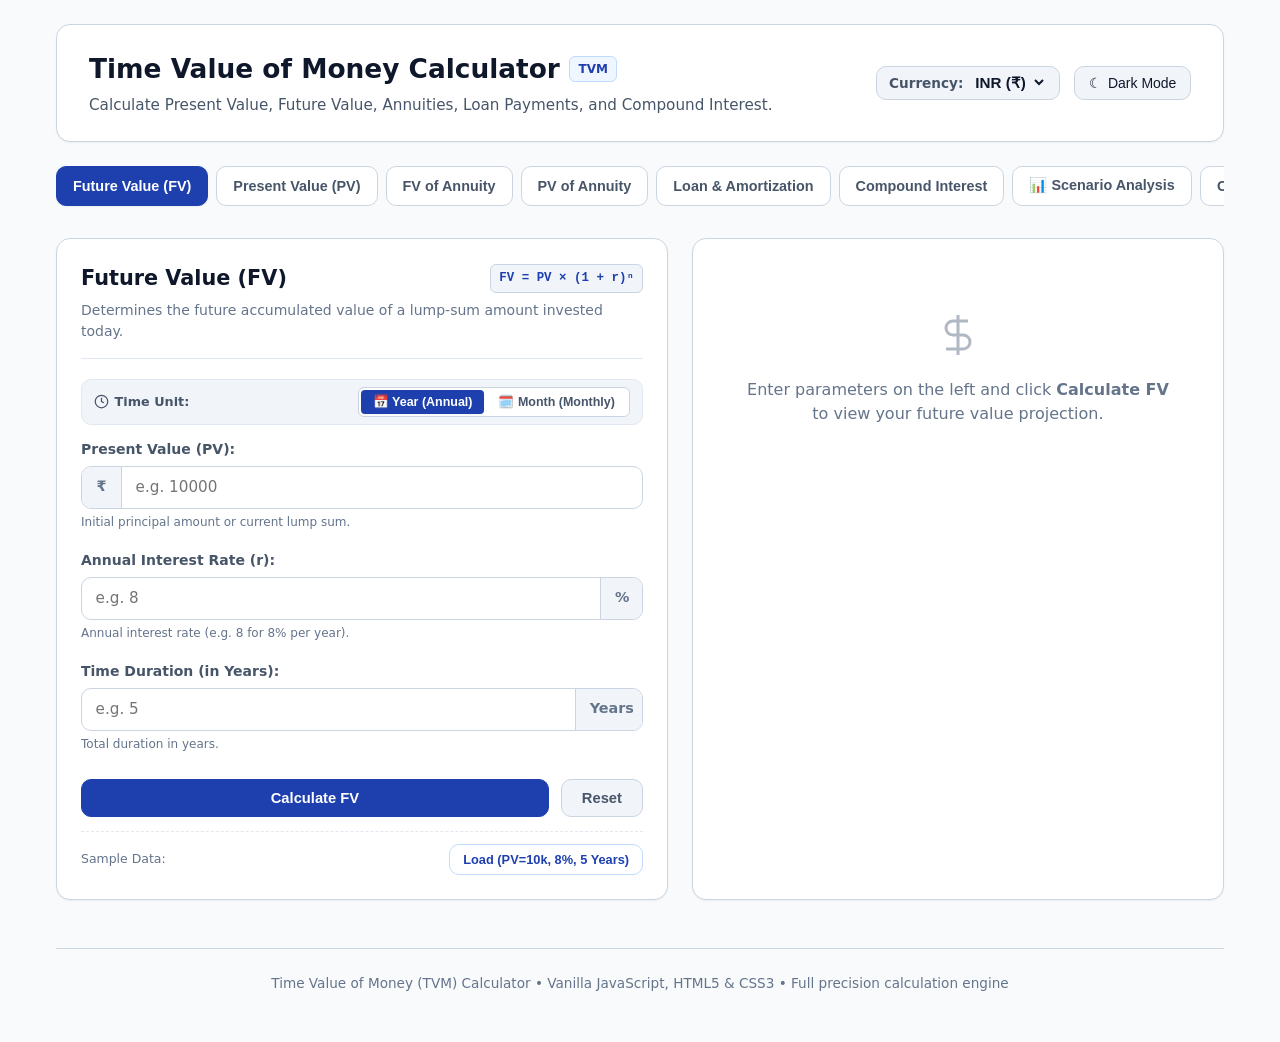
<file: index.html>
<!doctype html>
<html lang="en">
<head>
  <meta charset="UTF-8" />
  <meta name="viewport" content="width=device-width, initial-scale=1.0" />
  <title>Time Value of Money (TVM) Calculator</title>
  <meta name="description" content="Calculate Present Value, Future Value, Annuities, Loan Payments, and Compound Interest." />
  <meta property="og:title" content="Time Value of Money (TVM) Calculator" />
  <meta property="og:description" content="Calculate Present Value, Future Value, Annuities, Loan Payments, and Compound Interest." />
  <meta property="og:type" content="website" />
  <meta name="twitter:card" content="summary_large_image" />
  <link rel="stylesheet" href="./style.css" />
</head>
<body>
  <div class="app-container">
    <!-- Header -->
    <header class="app-header">
      <div class="header-branding">
        <h1>
          <span>Time Value of Money Calculator</span>
          <span class="badge">TVM</span>
        </h1>
        <p>Calculate Present Value, Future Value, Annuities, Loan Payments, and Compound Interest.</p>
      </div>

      <div class="header-actions">
        <!-- Currency Selection -->
        <div class="currency-picker">
          <label for="currency-select">Currency:</label>
          <select id="currency-select" aria-label="Select Currency">
            <option value="INR">INR (₹)</option>
            <option value="USD">USD ($)</option>
            <option value="EUR">EUR (€)</option>
            <option value="GBP">GBP (£)</option>
          </select>
        </div>

        <!-- Light/Dark Mode Toggle -->
        <button id="theme-toggle-btn" class="theme-toggle-btn" type="button" aria-label="Toggle light or dark theme">
          <span id="theme-icon">&#9790;</span>
          <span id="theme-text">Dark Mode</span>
        </button>
      </div>
    </header>

    <!-- Navigation Tabs -->
    <nav class="tab-navigation" role="tablist" aria-label="Calculator Modes">
      <button class="tab-btn active" data-tab="fv" role="tab" aria-selected="true">Future Value (FV)</button>
      <button class="tab-btn" data-tab="pv" role="tab" aria-selected="false">Present Value (PV)</button>
      <button class="tab-btn" data-tab="fva" role="tab" aria-selected="false">FV of Annuity</button>
      <button class="tab-btn" data-tab="pva" role="tab" aria-selected="false">PV of Annuity</button>
      <button class="tab-btn" data-tab="loan" role="tab" aria-selected="false">Loan & Amortization</button>
      <button class="tab-btn" data-tab="ci" role="tab" aria-selected="false">Compound Interest</button>
      <button class="tab-btn" data-tab="scenario" role="tab" aria-selected="false">📊 Scenario Analysis</button>
      <button class="tab-btn" data-tab="history" role="tab" aria-selected="false">Calculation History</button>
      <button class="tab-btn" data-tab="formulas" role="tab" aria-selected="false">Formulas & Guide</button>
    </nav>

    <!-- TAB 1: Future Value (FV) -->
    <section id="pane-fv" class="calc-pane active" role="tabpanel">
      <div class="calc-card-grid">
        <!-- Inputs Card -->
        <div class="calc-card">
          <div class="card-header">
            <h2>
              <span>Future Value (FV)</span>
              <span class="formula-tag">FV = PV &times; (1 + r)ⁿ</span>
            </h2>
            <p class="card-description">Determines the future accumulated value of a lump-sum amount invested today.</p>
          </div>

          <!-- Month or Year Option Toggle -->
          <div class="time-unit-control">
            <span class="time-unit-label">
              <svg width="15" height="15" viewBox="0 0 24 24" fill="none" stroke="currentColor" stroke-width="2">
                <circle cx="12" cy="12" r="10"></circle>
                <polyline points="12 6 12 12 16 14"></polyline>
              </svg>
              Time Unit:
            </span>
            <div class="unit-segmented-group" role="radiogroup" aria-label="Time Unit Option">
              <button type="button" class="unit-pill-btn active" id="btn-fv-unit-year" data-pane="fv" data-unit="year" onclick="setTimeUnit('fv', 'year')">
                📅 Year (Annual)
              </button>
              <button type="button" class="unit-pill-btn" id="btn-fv-unit-month" data-pane="fv" data-unit="month" onclick="setTimeUnit('fv', 'month')">
                🗓️ Month (Monthly)
              </button>
            </div>
          </div>

          <form id="form-fv" onsubmit="event.preventDefault(); calculateFutureValue();">
            <div class="form-group">
              <label for="fv-pv">Present Value (PV):</label>
              <div class="input-addon-wrapper">
                <span class="input-addon currency-symbol">₹</span>
                <input type="number" id="fv-pv" class="form-control" placeholder="e.g. 10000" step="any" min="0" required />
              </div>
              <span id="fv-pv-error" class="error-msg"></span>
              <span class="form-hint">Initial principal amount or current lump sum.</span>
            </div>

            <div class="form-group">
              <label for="fv-rate" id="fv-rate-label">Annual Interest Rate (r):</label>
              <div class="input-addon-wrapper">
                <input type="number" id="fv-rate" class="form-control" placeholder="e.g. 8" step="any" min="0" required />
                <span class="input-addon addon-right">%</span>
              </div>
              <span id="fv-rate-error" class="error-msg"></span>
              <span class="form-hint" id="fv-rate-hint">Annual interest rate (e.g. 8 for 8% per year).</span>
            </div>

            <div class="form-group">
              <label for="fv-periods" id="fv-periods-label">Time Duration (in Years):</label>
              <div class="input-addon-wrapper">
                <input type="number" id="fv-periods" class="form-control" placeholder="e.g. 5" step="any" min="0.01" required />
                <span class="input-addon addon-right" id="fv-periods-addon">Years</span>
              </div>
              <span id="fv-periods-error" class="error-msg"></span>
              <span class="form-hint" id="fv-periods-hint">Total duration in years.</span>
            </div>

            <div class="form-actions">
              <button type="button" id="btn-calc-fv" class="btn btn-primary">Calculate FV</button>
              <button type="button" id="btn-reset-fv" class="btn btn-secondary">Reset</button>
            </div>

            <div class="sample-row">
              <span class="sample-label">Sample Data:</span>
              <button type="button" id="btn-sample-fv" class="btn btn-sample">Load (PV=10k, 8%, 5 Years)</button>
            </div>
          </form>
        </div>

        <!-- Result Card -->
        <div class="result-card">
          <div id="fv-result-placeholder" class="result-placeholder">
            <svg viewBox="0 0 24 24" fill="none" stroke="currentColor" stroke-width="1.5">
              <path d="M12 2v20M17 5H9.5a3.5 3.5 0 0 0 0 7h5a3.5 3.5 0 0 1 0 7H6" />
            </svg>
            <p>Enter parameters on the left and click <strong>Calculate FV</strong> to view your future value projection.</p>
          </div>

          <div id="fv-result-content" class="result-content">
            <div class="result-highlight">
              <div class="result-highlight-label">Calculated Future Value (FV)</div>
              <div id="fv-result-value" class="result-highlight-value">₹0.00</div>
            </div>

            <div class="breakdown-grid">
              <div class="breakdown-item">
                <div class="breakdown-label">Initial Investment (PV)</div>
                <div id="fv-initial-pv" class="breakdown-value">₹0.00</div>
              </div>
              <div class="breakdown-item">
                <div class="breakdown-label">Total Interest Earned</div>
                <div id="fv-total-interest" class="breakdown-value">₹0.00</div>
              </div>
              <div class="breakdown-item">
                <div class="breakdown-label" id="fv-rate-display-label">Interest Rate</div>
                <div id="fv-rate-display" class="breakdown-value">0.00%</div>
              </div>
              <div class="breakdown-item">
                <div class="breakdown-label">Duration</div>
                <div id="fv-periods-display" class="breakdown-value">0 Years</div>
              </div>
            </div>

            <div class="result-formula-applied">
              <strong>Formula Applied:</strong> <code>FV = PV &times; (1 + r)ⁿ</code><br />
              Compound growth calculated across the specified duration.
            </div>
          </div>
        </div>
      </div>
    </section>

    <!-- TAB 2: Present Value (PV) -->
    <section id="pane-pv" class="calc-pane" role="tabpanel">
      <div class="calc-card-grid">
        <!-- Inputs Card -->
        <div class="calc-card">
          <div class="card-header">
            <h2>
              <span>Present Value (PV)</span>
              <span class="formula-tag">PV = FV / (1 + r)ⁿ</span>
            </h2>
            <p class="card-description">Determines what an expected future sum is worth in today's currency.</p>
          </div>

          <!-- Month or Year Option Toggle -->
          <div class="time-unit-control">
            <span class="time-unit-label">
              <svg width="15" height="15" viewBox="0 0 24 24" fill="none" stroke="currentColor" stroke-width="2">
                <circle cx="12" cy="12" r="10"></circle>
                <polyline points="12 6 12 12 16 14"></polyline>
              </svg>
              Time Unit:
            </span>
            <div class="unit-segmented-group" role="radiogroup" aria-label="Time Unit Option">
              <button type="button" class="unit-pill-btn active" id="btn-pv-unit-year" data-pane="pv" data-unit="year" onclick="setTimeUnit('pv', 'year')">
                📅 Year (Annual)
              </button>
              <button type="button" class="unit-pill-btn" id="btn-pv-unit-month" data-pane="pv" data-unit="month" onclick="setTimeUnit('pv', 'month')">
                🗓️ Month (Monthly)
              </button>
            </div>
          </div>

          <form id="form-pv" onsubmit="event.preventDefault(); calculatePresentValue();">
            <div class="form-group">
              <label for="pv-fv">Future Value (FV):</label>
              <div class="input-addon-wrapper">
                <span class="input-addon currency-symbol">₹</span>
                <input type="number" id="pv-fv" class="form-control" placeholder="e.g. 14693.28" step="any" min="0" required />
              </div>
              <span id="pv-fv-error" class="error-msg"></span>
              <span class="form-hint">Expected future cash amount desired.</span>
            </div>

            <div class="form-group">
              <label for="pv-rate" id="pv-rate-label">Annual Discount Rate (r):</label>
              <div class="input-addon-wrapper">
                <input type="number" id="pv-rate" class="form-control" placeholder="e.g. 8" step="any" min="0" required />
                <span class="input-addon addon-right">%</span>
              </div>
              <span id="pv-rate-error" class="error-msg"></span>
              <span class="form-hint" id="pv-rate-hint">Discount rate per year (e.g. 8 for 8% per year).</span>
            </div>

            <div class="form-group">
              <label for="pv-periods" id="pv-periods-label">Time Duration (in Years):</label>
              <div class="input-addon-wrapper">
                <input type="number" id="pv-periods" class="form-control" placeholder="e.g. 5" step="any" min="0.01" required />
                <span class="input-addon addon-right" id="pv-periods-addon">Years</span>
              </div>
              <span id="pv-periods-error" class="error-msg"></span>
              <span class="form-hint" id="pv-periods-hint">Total duration in years.</span>
            </div>

            <div class="form-actions">
              <button type="button" id="btn-calc-pv" class="btn btn-primary">Calculate PV</button>
              <button type="button" id="btn-reset-pv" class="btn btn-secondary">Reset</button>
            </div>

            <div class="sample-row">
              <span class="sample-label">Sample Data:</span>
              <button type="button" id="btn-sample-pv" class="btn btn-sample">Load (FV=14,693.28, 8%, 5 Years)</button>
            </div>
          </form>
        </div>

        <!-- Result Card -->
        <div class="result-card">
          <div id="pv-result-placeholder" class="result-placeholder">
            <svg viewBox="0 0 24 24" fill="none" stroke="currentColor" stroke-width="1.5">
              <path d="M12 2v20M17 5H9.5a3.5 3.5 0 0 0 0 7h5a3.5 3.5 0 0 1 0 7H6" />
            </svg>
            <p>Enter future value and discount parameters to compute present worth.</p>
          </div>

          <div id="pv-result-content" class="result-content">
            <div class="result-highlight">
              <div class="result-highlight-label">Calculated Present Value (PV)</div>
              <div id="pv-result-value" class="result-highlight-value">₹0.00</div>
            </div>

            <div class="breakdown-grid">
              <div class="breakdown-item">
                <div class="breakdown-label">Target Future Value (FV)</div>
                <div id="pv-target-fv" class="breakdown-value">₹0.00</div>
              </div>
              <div class="breakdown-item">
                <div class="breakdown-label">Total Discount / Interest</div>
                <div id="pv-total-discount" class="breakdown-value">₹0.00</div>
              </div>
              <div class="breakdown-item">
                <div class="breakdown-label" id="pv-rate-display-label">Discount Rate</div>
                <div id="pv-rate-display" class="breakdown-value">0.00%</div>
              </div>
              <div class="breakdown-item">
                <div class="breakdown-label">Duration</div>
                <div id="pv-periods-display" class="breakdown-value">0 Years</div>
              </div>
            </div>

            <div class="result-formula-applied">
              <strong>Formula Applied:</strong> <code>PV = FV / (1 + r)ⁿ</code><br />
              Calculates current capital requirement based on the time value discount rate.
            </div>
          </div>
        </div>
      </div>
    </section>

    <!-- TAB 3: Future Value of Ordinary Annuity (FV Annuity) -->
    <section id="pane-fva" class="calc-pane" role="tabpanel">
      <div class="calc-card-grid">
        <!-- Inputs Card -->
        <div class="calc-card">
          <div class="card-header">
            <h2>
              <span>FV of Ordinary Annuity</span>
              <span class="formula-tag">FV = PMT &times; [((1+r)ⁿ - 1) / r]</span>
            </h2>
            <p class="card-description">Computes future accumulated sum when making regular equal payments each month or year.</p>
          </div>

          <!-- Month or Year Option Toggle -->
          <div class="time-unit-control">
            <span class="time-unit-label">
              <svg width="15" height="15" viewBox="0 0 24 24" fill="none" stroke="currentColor" stroke-width="2">
                <circle cx="12" cy="12" r="10"></circle>
                <polyline points="12 6 12 12 16 14"></polyline>
              </svg>
              Payment & Time Unit:
            </span>
            <div class="unit-segmented-group" role="radiogroup" aria-label="Time Unit Option">
              <button type="button" class="unit-pill-btn active" id="btn-fva-unit-year" data-pane="fva" data-unit="year" onclick="setTimeUnit('fva', 'year')">
                📅 Year (Annual)
              </button>
              <button type="button" class="unit-pill-btn" id="btn-fva-unit-month" data-pane="fva" data-unit="month" onclick="setTimeUnit('fva', 'month')">
                🗓️ Month (Monthly)
              </button>
            </div>
          </div>

          <form id="form-fva" onsubmit="event.preventDefault(); calculateFutureAnnuity();">
            <div class="form-group">
              <label for="fva-pmt" id="fva-pmt-label">Payment per Year (PMT):</label>
              <div class="input-addon-wrapper">
                <span class="input-addon currency-symbol">₹</span>
                <input type="number" id="fva-pmt" class="form-control" placeholder="e.g. 1000" step="any" min="0" required />
              </div>
              <span id="fva-pmt-error" class="error-msg"></span>
              <span class="form-hint" id="fva-pmt-hint">Amount deposited or paid at the end of each year.</span>
            </div>

            <div class="form-group">
              <label for="fva-rate" id="fva-rate-label">Annual Interest Rate (r):</label>
              <div class="input-addon-wrapper">
                <input type="number" id="fva-rate" class="form-control" placeholder="e.g. 8" step="any" min="0" required />
                <span class="input-addon addon-right">%</span>
              </div>
              <span id="fva-rate-error" class="error-msg"></span>
              <span class="form-hint" id="fva-rate-hint">Annual interest rate (supports r = 0%).</span>
            </div>

            <div class="form-group">
              <label for="fva-periods" id="fva-periods-label">Time Duration (in Years):</label>
              <div class="input-addon-wrapper">
                <input type="number" id="fva-periods" class="form-control" placeholder="e.g. 5" step="any" min="0.01" required />
                <span class="input-addon addon-right" id="fva-periods-addon">Years</span>
              </div>
              <span id="fva-periods-error" class="error-msg"></span>
              <span class="form-hint" id="fva-periods-hint">Total duration in years.</span>
            </div>

            <div class="form-actions">
              <button type="button" id="btn-calc-fva" class="btn btn-primary">Calculate FV Annuity</button>
              <button type="button" id="btn-reset-fva" class="btn btn-secondary">Reset</button>
            </div>

            <div class="sample-row">
              <span class="sample-label">Sample Data:</span>
              <button type="button" id="btn-sample-fva" class="btn btn-sample">Load (PMT=1k, 8%, 5 Years)</button>
            </div>
          </form>
        </div>

        <!-- Result Card -->
        <div class="result-card">
          <div id="fva-result-placeholder" class="result-placeholder">
            <svg viewBox="0 0 24 24" fill="none" stroke="currentColor" stroke-width="1.5">
              <path d="M12 2v20M17 5H9.5a3.5 3.5 0 0 0 0 7h5a3.5 3.5 0 0 1 0 7H6" />
            </svg>
            <p>Input regular deposits to calculate the accumulated annuity value.</p>
          </div>

          <div id="fva-result-content" class="result-content">
            <div class="result-highlight">
              <div class="result-highlight-label">Future Value of Annuity</div>
              <div id="fva-result-value" class="result-highlight-value">₹0.00</div>
            </div>

            <div class="breakdown-grid">
              <div class="breakdown-item">
                <div class="breakdown-label">Total Amount Deposited</div>
                <div id="fva-total-deposited" class="breakdown-value">₹0.00</div>
              </div>
              <div class="breakdown-item">
                <div class="breakdown-label">Total Compound Interest</div>
                <div id="fva-total-interest" class="breakdown-value">₹0.00</div>
              </div>
              <div class="breakdown-item">
                <div class="breakdown-label" id="fva-pmt-display-label">Payment Amount (PMT)</div>
                <div id="fva-pmt-display" class="breakdown-value">₹0.00</div>
              </div>
              <div class="breakdown-item">
                <div class="breakdown-label">Duration & Timing</div>
                <div id="fva-duration-display" class="breakdown-value" style="font-size:0.95rem;">5 Years (Yearly)</div>
              </div>
            </div>

            <div class="result-formula-applied">
              <strong>Formula Applied:</strong> <code>FV = PMT &times; [((1+r)ⁿ - 1) / r]</code><br />
              <em>(If r = 0%, uses safe fallback: <code>FV = PMT &times; n</code> without division by zero)</em>
            </div>
          </div>
        </div>
      </div>
    </section>

    <!-- TAB 4: Present Value of Ordinary Annuity (PV Annuity) -->
    <section id="pane-pva" class="calc-pane" role="tabpanel">
      <div class="calc-card-grid">
        <!-- Inputs Card -->
        <div class="calc-card">
          <div class="card-header">
            <h2>
              <span>PV of Ordinary Annuity</span>
              <span class="formula-tag">PV = PMT &times; [1 - (1+r)⁻ⁿ] / r</span>
            </h2>
            <p class="card-description">Computes the present lump-sum worth of a series of future regular payments each month or year.</p>
          </div>

          <!-- Month or Year Option Toggle -->
          <div class="time-unit-control">
            <span class="time-unit-label">
              <svg width="15" height="15" viewBox="0 0 24 24" fill="none" stroke="currentColor" stroke-width="2">
                <circle cx="12" cy="12" r="10"></circle>
                <polyline points="12 6 12 12 16 14"></polyline>
              </svg>
              Payment & Time Unit:
            </span>
            <div class="unit-segmented-group" role="radiogroup" aria-label="Time Unit Option">
              <button type="button" class="unit-pill-btn active" id="btn-pva-unit-year" data-pane="pva" data-unit="year" onclick="setTimeUnit('pva', 'year')">
                📅 Year (Annual)
              </button>
              <button type="button" class="unit-pill-btn" id="btn-pva-unit-month" data-pane="pva" data-unit="month" onclick="setTimeUnit('pva', 'month')">
                🗓️ Month (Monthly)
              </button>
            </div>
          </div>

          <form id="form-pva" onsubmit="event.preventDefault(); calculatePresentAnnuity();">
            <div class="form-group">
              <label for="pva-pmt" id="pva-pmt-label">Payment per Year (PMT):</label>
              <div class="input-addon-wrapper">
                <span class="input-addon currency-symbol">₹</span>
                <input type="number" id="pva-pmt" class="form-control" placeholder="e.g. 1000" step="any" min="0" required />
              </div>
              <span id="pva-pmt-error" class="error-msg"></span>
              <span class="form-hint" id="pva-pmt-hint">Expected cash inflow or payout each year.</span>
            </div>

            <div class="form-group">
              <label for="pva-rate" id="pva-rate-label">Annual Discount Rate (r):</label>
              <div class="input-addon-wrapper">
                <input type="number" id="pva-rate" class="form-control" placeholder="e.g. 8" step="any" min="0" required />
                <span class="input-addon addon-right">%</span>
              </div>
              <span id="pva-rate-error" class="error-msg"></span>
              <span class="form-hint" id="pva-rate-hint">Discount rate per year (supports r = 0%).</span>
            </div>

            <div class="form-group">
              <label for="pva-periods" id="pva-periods-label">Time Duration (in Years):</label>
              <div class="input-addon-wrapper">
                <input type="number" id="pva-periods" class="form-control" placeholder="e.g. 5" step="any" min="0.01" required />
                <span class="input-addon addon-right" id="pva-periods-addon">Years</span>
              </div>
              <span id="pva-periods-error" class="error-msg"></span>
              <span class="form-hint" id="pva-periods-hint">Total duration in years.</span>
            </div>

            <div class="form-actions">
              <button type="button" id="btn-calc-pva" class="btn btn-primary">Calculate PV Annuity</button>
              <button type="button" id="btn-reset-pva" class="btn btn-secondary">Reset</button>
            </div>

            <div class="sample-row">
              <span class="sample-label">Sample Data:</span>
              <button type="button" id="btn-sample-pva" class="btn btn-sample">Load (PMT=1k, 8%, 5 Years)</button>
            </div>
          </form>
        </div>

        <!-- Result Card -->
        <div class="result-card">
          <div id="pva-result-placeholder" class="result-placeholder">
            <svg viewBox="0 0 24 24" fill="none" stroke="currentColor" stroke-width="1.5">
              <path d="M12 2v20M17 5H9.5a3.5 3.5 0 0 0 0 7h5a3.5 3.5 0 0 1 0 7H6" />
            </svg>
            <p>Calculate the lump-sum capital equivalent for an ordinary annuity stream.</p>
          </div>

          <div id="pva-result-content" class="result-content">
            <div class="result-highlight">
              <div class="result-highlight-label">Present Value of Annuity</div>
              <div id="pva-result-value" class="result-highlight-value">₹0.00</div>
            </div>

            <div class="breakdown-grid">
              <div class="breakdown-item">
                <div class="breakdown-label">Total Cash Inflows</div>
                <div id="pva-total-payments" class="breakdown-value">₹0.00</div>
              </div>
              <div class="breakdown-item">
                <div class="breakdown-label">Total Discount (Interest)</div>
                <div id="pva-total-interest" class="breakdown-value">₹0.00</div>
              </div>
              <div class="breakdown-item">
                <div class="breakdown-label" id="pva-pmt-display-label">Payment Amount (PMT)</div>
                <div id="pva-pmt-display" class="breakdown-value">₹0.00</div>
              </div>
              <div class="breakdown-item">
                <div class="breakdown-label">Duration & Timing</div>
                <div id="pva-duration-display" class="breakdown-value" style="font-size:0.95rem;">5 Years (Yearly)</div>
              </div>
            </div>

            <div class="result-formula-applied">
              <strong>Formula Applied:</strong> <code>PV = PMT &times; [1 - (1+r)⁻ⁿ] / r</code><br />
              <em>(If r = 0%, uses safe fallback: <code>PV = PMT &times; n</code>)</em>
            </div>
          </div>
        </div>
      </div>
    </section>

    <!-- TAB 5: Loan Payment & Amortization Schedule -->
    <section id="pane-loan" class="calc-pane" role="tabpanel">
      <div class="calc-card-grid">
        <!-- Inputs Card -->
        <div class="calc-card">
          <div class="card-header">
            <h2>
              <span>Loan Payment (EMI)</span>
              <span class="formula-tag">PMT = PV &times; r / [1 - (1+r)⁻ⁿ]</span>
            </h2>
            <p class="card-description">Calculate periodic installments and full amortization schedule across frequencies.</p>
          </div>

          <form id="form-loan" onsubmit="event.preventDefault(); calculateLoanPayment();">
            <div class="form-group">
              <label for="loan-amount">Loan Amount (Principal):</label>
              <div class="input-addon-wrapper">
                <span class="input-addon currency-symbol">₹</span>
                <input type="number" id="loan-amount" class="form-control" placeholder="e.g. 500000" step="any" min="1" required />
              </div>
              <span id="loan-amount-error" class="error-msg"></span>
              <span class="form-hint">Total borrowed capital amount.</span>
            </div>

            <div class="form-group">
              <label for="loan-rate">Annual Interest Rate (APR):</label>
              <div class="input-addon-wrapper">
                <input type="number" id="loan-rate" class="form-control" placeholder="e.g. 8" step="any" min="0" required />
                <span class="input-addon addon-right">%</span>
              </div>
              <span id="loan-rate-error" class="error-msg"></span>
              <span class="form-hint">Nominal annual interest rate (e.g. 8 for 8%).</span>
            </div>

            <div class="form-group">
              <label for="loan-term">Loan Term (Years):</label>
              <div class="input-addon-wrapper">
                <input type="number" id="loan-term" class="form-control" placeholder="e.g. 5" step="any" min="0.1" required />
                <span class="input-addon addon-right">years</span>
              </div>
              <span id="loan-term-error" class="error-msg"></span>
              <span class="form-hint">Loan duration in years.</span>
            </div>

            <div class="form-group">
              <label for="loan-frequency">Payment Frequency:</label>
              <div class="input-addon-wrapper">
                <select id="loan-frequency" class="form-control" aria-label="Select Payment Frequency">
                  <option value="12" selected>Monthly (12 payments/year)</option>
                  <option value="4">Quarterly (4 payments/year)</option>
                  <option value="2">Half-Yearly (2 payments/year)</option>
                  <option value="1">Yearly (1 payment/year)</option>
                </select>
              </div>
              <span class="form-hint">Rate converted to r = (Annual Rate / Frequency / 100).</span>
            </div>

            <div class="form-actions">
              <button type="button" id="btn-calc-loan" class="btn btn-primary">Calculate Payment</button>
              <button type="button" id="btn-reset-loan" class="btn btn-secondary">Reset</button>
            </div>

            <div class="sample-row">
              <span class="sample-label">Sample Test Case 4:</span>
              <button type="button" id="btn-sample-loan" class="btn btn-sample">Load (500k, 8%, 5 yrs, Monthly)</button>
            </div>
          </form>
        </div>

        <!-- Result Card -->
        <div class="result-card">
          <div id="loan-result-placeholder" class="result-placeholder">
            <svg viewBox="0 0 24 24" fill="none" stroke="currentColor" stroke-width="1.5">
              <path d="M12 2v20M17 5H9.5a3.5 3.5 0 0 0 0 7h5a3.5 3.5 0 0 1 0 7H6" />
            </svg>
            <p>Compute periodic loan installments, interest breakdown, and complete repayment table.</p>
          </div>

          <div id="loan-result-content" class="result-content">
            <div class="result-highlight">
              <div class="result-highlight-label">Periodic Payment (Installment)</div>
              <div id="loan-result-value" class="result-highlight-value">₹0.00</div>
            </div>

            <div class="breakdown-grid">
              <div class="breakdown-item">
                <div class="breakdown-label">Principal Borrowed</div>
                <div id="loan-principal-display" class="breakdown-value">₹0.00</div>
              </div>
              <div class="breakdown-item">
                <div class="breakdown-label">Total Interest Payable</div>
                <div id="loan-total-interest" class="breakdown-value">₹0.00</div>
              </div>
              <div class="breakdown-item">
                <div class="breakdown-label">Total Repayment Amount</div>
                <div id="loan-total-payment" class="breakdown-value">₹0.00</div>
              </div>
              <div class="breakdown-item">
                <div class="breakdown-label">Total Installments</div>
                <div id="loan-periods-display" class="breakdown-value">0 payments</div>
              </div>
            </div>

            <div class="result-formula-applied">
              <strong>Formula Applied:</strong> <code>PMT = PV &times; r / [1 - (1+r)⁻ⁿ]</code><br />
              Periodic rate <em>r = APR / Frequency / 100</em>, total periods <em>n = Years &times; Frequency</em>.
            </div>

            <div class="result-card-actions" style="margin-top: 1rem; display: flex; flex-direction: column; gap: 0.5rem;">
              <button type="button" id="btn-download-amort-csv-card" class="btn btn-success" style="font-size: 0.85rem; width: 100%; font-weight: 600;" title="Download Amortization Table in CSV format">
                <svg width="15" height="15" viewBox="0 0 24 24" fill="none" stroke="currentColor" stroke-width="2.2" stroke-linecap="round" stroke-linejoin="round" aria-hidden="true">
                  <path d="M21 15v4a2 2 0 0 1-2 2H5a2 2 0 0 1-2-2v-4"></path>
                  <polyline points="7 10 12 15 17 10"></polyline>
                  <line x1="12" y1="15" x2="12" y2="3"></line>
                </svg>
                <span>Download Schedule (CSV)</span>
              </button>
              <button type="button" id="btn-goto-scenario-loan" class="btn btn-secondary" style="font-size: 0.85rem; width: 100%; font-weight: 600;" title="Compare What-If scenarios with this loan data">
                <span>📊</span> <span>Run Scenario & What-If Analysis</span>
              </button>
            </div>
          </div>
        </div>
      </div>

      <!-- Amortization Schedule Table Container -->
      <div id="amortization-container" class="amortization-section">
        <div class="amortization-header">
          <div>
            <h3 style="font-size: 1.25rem; font-weight: 700; color: var(--text-primary); display: flex; align-items: center; gap: 0.5rem;">
              <span>Loan Amortization Schedule</span>
              <span id="amort-live-badge" class="badge" style="font-size: 0.72rem; text-transform: uppercase; background: var(--color-success-bg); color: var(--color-success); border: 1px solid var(--color-success-border); padding: 0.15rem 0.5rem; border-radius: var(--radius-sm);">Live Table</span>
            </h3>
            <p style="font-size: 0.85rem; color: var(--text-muted); margin-top: 0.25rem;">Real-time schedule generated automatically as you enter loan parameters.</p>
          </div>
          <div class="amort-actions-group">
            <button type="button" id="btn-copy-amort" class="btn btn-secondary" style="font-size: 0.85rem;" title="Copy tab-delimited table to clipboard">
              <span id="copy-amort-icon">&#128203;</span>
              <span id="copy-amort-text">Copy</span>
            </button>
            <button type="button" id="btn-download-amort-csv" class="btn btn-success" style="font-size: 0.85rem; font-weight: 600;" title="Download CSV spreadsheet of this table">
              <svg width="15" height="15" viewBox="0 0 24 24" fill="none" stroke="currentColor" stroke-width="2.2" stroke-linecap="round" stroke-linejoin="round" aria-hidden="true">
                <path d="M21 15v4a2 2 0 0 1-2 2H5a2 2 0 0 1-2-2v-4"></path>
                <polyline points="7 10 12 15 17 10"></polyline>
                <line x1="12" y1="15" x2="12" y2="3"></line>
              </svg>
              <span id="btn-download-amort-csv-text">Download CSV</span>
            </button>
          </div>
        </div>

        <!-- Amortization Quick Stats & Breakdown Bar -->
        <div id="amort-stats-box" class="amort-stats-container" style="display: none;">
          <div class="amort-stats-row">
            <div class="amort-stat-pill">
              <span>Total Installments:</span>
              <strong id="amort-stat-periods">0 payments</strong>
            </div>
            <div class="amort-stat-pill">
              <span>Principal:</span>
              <strong id="amort-stat-principal" style="color: var(--color-primary);">₹0.00</strong>
            </div>
            <div class="amort-stat-pill">
              <span>Total Interest:</span>
              <strong id="amort-stat-interest" style="color: var(--color-warning);">₹0.00</strong>
            </div>
            <div class="amort-stat-pill">
              <span>Interest Ratio:</span>
              <strong id="amort-stat-ratio">0.0%</strong>
            </div>
          </div>
          <div class="amort-progress-bar" title="Blue: Principal | Amber: Interest">
            <div id="amort-bar-principal" class="amort-progress-principal" style="width: 50%;"></div>
            <div id="amort-bar-interest" class="amort-progress-interest" style="width: 50%;"></div>
          </div>
        </div>

        <!-- Schedule View Controls -->
        <div class="amort-controls">
          <div class="amort-view-toggle" role="group" aria-label="Schedule View Toggle">
            <button type="button" id="btn-view-all" class="view-btn active">All Payments</button>
            <button type="button" id="btn-view-annual" class="view-btn">Annual Summary</button>
          </div>

          <div class="amort-filter-wrapper" style="gap: 0.5rem; display: flex; align-items: center;">
            <input type="text" id="amort-filter-input" class="amort-filter-input" placeholder="Search payment # or year..." aria-label="Filter schedule rows" />
            <button type="button" id="btn-download-amort-csv-toolbar" class="btn btn-success btn-sm" style="font-size: 0.8rem; padding: 0.4rem 0.85rem; white-space: nowrap; font-weight: 600;" title="Download Amortization Table in CSV format">
              <svg width="14" height="14" viewBox="0 0 24 24" fill="none" stroke="currentColor" stroke-width="2.2" stroke-linecap="round" stroke-linejoin="round" aria-hidden="true">
                <path d="M21 15v4a2 2 0 0 1-2 2H5a2 2 0 0 1-2-2v-4"></path>
                <polyline points="7 10 12 15 17 10"></polyline>
                <line x1="12" y1="15" x2="12" y2="3"></line>
              </svg>
              <span>Download CSV</span>
            </button>
          </div>
        </div>

        <div class="table-responsive">
          <table class="data-table" id="amortization-table">
            <thead>
              <tr>
                <th id="amort-col-header-no">Payment No.</th>
                <th>Payment</th>
                <th>Principal</th>
                <th>Interest</th>
                <th>Cumulative Interest</th>
                <th>Remaining Balance</th>
              </tr>
            </thead>
            <tbody id="amortization-tbody">
              <tr id="amort-empty-row">
                <td colspan="6" style="text-align: center; padding: 2.5rem 1rem; color: var(--text-muted); font-size: 0.95rem;">
                  Enter Loan Amount, Annual Interest Rate, and Loan Term above to automatically generate your Amortization Schedule table.
                </td>
              </tr>
            </tbody>
            <tfoot id="amortization-tfoot" style="display: none;">
              <!-- Summary totals populated via JS -->
            </tfoot>
          </table>
        </div>

        <!-- Table Bottom Action Bar -->
        <div id="amort-bottom-actions" class="amort-bottom-bar" style="margin-top: 1.25rem; display: flex; align-items: center; justify-content: space-between; flex-wrap: wrap; gap: 0.85rem; padding: 0.85rem 1.15rem; background: var(--bg-surface-subtle); border: 1px solid var(--border-light); border-radius: var(--radius-md);">
          <div style="font-size: 0.85rem; color: var(--text-secondary); display: flex; align-items: center; gap: 0.5rem;">
            <span style="font-size: 1.15rem;">📊</span>
            <span>Export complete loan amortization schedule with all payment and interest details directly into a spreadsheet.</span>
          </div>
          <button type="button" id="btn-download-amort-csv-bottom" class="btn btn-success" style="font-size: 0.88rem; font-weight: 600; padding: 0.55rem 1.25rem;" title="Download Amortization Table in CSV format">
            <svg width="16" height="16" viewBox="0 0 24 24" fill="none" stroke="currentColor" stroke-width="2.2" stroke-linecap="round" stroke-linejoin="round" aria-hidden="true">
              <path d="M21 15v4a2 2 0 0 1-2 2H5a2 2 0 0 1-2-2v-4"></path>
              <polyline points="7 10 12 15 17 10"></polyline>
              <line x1="12" y1="15" x2="12" y2="3"></line>
            </svg>
            <span>Download Amortization Table (CSV)</span>
          </button>
        </div>
      </div>
    </section>

    <!-- TAB 6: Compound Interest -->
    <section id="pane-ci" class="calc-pane" role="tabpanel">
      <div class="calc-card-grid">
        <!-- Inputs Card -->
        <div class="calc-card">
          <div class="card-header">
            <h2>
              <span>Compound Interest</span>
              <span class="formula-tag">A = P &times; (1 + r/m)^(m&times;t)</span>
            </h2>
            <p class="card-description">Calculate exponential interest growth over time with customizable compounding intervals.</p>
          </div>

          <form id="form-ci" onsubmit="event.preventDefault(); calculateCompoundInterest();">
            <div class="form-group">
              <label for="ci-principal">Principal Amount (P):</label>
              <div class="input-addon-wrapper">
                <span class="input-addon currency-symbol">₹</span>
                <input type="number" id="ci-principal" class="form-control" placeholder="e.g. 10000" step="any" min="0" required />
              </div>
              <span id="ci-principal-error" class="error-msg"></span>
              <span class="form-hint">Initial deposit or investment balance.</span>
            </div>

            <div class="form-group">
              <label for="ci-rate">Annual Interest Rate (r):</label>
              <div class="input-addon-wrapper">
                <input type="number" id="ci-rate" class="form-control" placeholder="e.g. 8" step="any" min="0" required />
                <span class="input-addon addon-right">%</span>
              </div>
              <span id="ci-rate-error" class="error-msg"></span>
              <span class="form-hint">Nominal annual interest rate (e.g. 8 for 8%).</span>
            </div>

            <div class="form-group">
              <label for="ci-time">Time Horizon (t in years):</label>
              <div class="input-addon-wrapper">
                <input type="number" id="ci-time" class="form-control" placeholder="e.g. 5" step="any" min="0.01" required />
                <span class="input-addon addon-right">years</span>
              </div>
              <span id="ci-time-error" class="error-msg"></span>
              <span class="form-hint">Number of investment years.</span>
            </div>

            <div class="form-group">
              <label for="ci-frequency">Compounding Frequency (m):</label>
              <div class="input-addon-wrapper">
                <select id="ci-frequency" class="form-control" aria-label="Select Compounding Frequency">
                  <option value="1" selected>Annually (Once a year)</option>
                  <option value="2">Semi-annually (2 times/year)</option>
                  <option value="4">Quarterly (4 times/year)</option>
                  <option value="12">Monthly (12 times/year)</option>
                  <option value="365">Daily (365 times/year)</option>
                </select>
              </div>
              <span class="form-hint">Times interest compounds each calendar year.</span>
            </div>

            <div class="form-actions">
              <button type="button" id="btn-calc-ci" class="btn btn-primary">Calculate Compound Interest</button>
              <button type="button" id="btn-reset-ci" class="btn btn-secondary">Reset</button>
            </div>

            <div class="sample-row">
              <span class="sample-label">Sample Test Case 5:</span>
              <button type="button" id="btn-sample-ci" class="btn btn-sample">Load (P=10k, 8%, 5 yrs, Annual)</button>
            </div>
          </form>
        </div>

        <!-- Result Card -->
        <div class="result-card">
          <div id="ci-result-placeholder" class="result-placeholder">
            <svg viewBox="0 0 24 24" fill="none" stroke="currentColor" stroke-width="1.5">
              <path d="M12 2v20M17 5H9.5a3.5 3.5 0 0 0 0 7h5a3.5 3.5 0 0 1 0 7H6" />
            </svg>
            <p>Enter compound growth parameters to calculate final accumulated capital.</p>
          </div>

          <div id="ci-result-content" class="result-content">
            <div class="result-highlight">
              <div class="result-highlight-label">Final Future Amount (A)</div>
              <div id="ci-result-value" class="result-highlight-value">₹0.00</div>
            </div>

            <div class="breakdown-grid">
              <div class="breakdown-item">
                <div class="breakdown-label">Initial Principal (P)</div>
                <div id="ci-initial-principal" class="breakdown-value">₹0.00</div>
              </div>
              <div class="breakdown-item">
                <div class="breakdown-label">Total Interest Earned</div>
                <div id="ci-interest-earned" class="breakdown-value">₹0.00</div>
              </div>
              <div class="breakdown-item">
                <div class="breakdown-label">Effective Annual Rate (EAR)</div>
                <div id="ci-effective-rate" class="breakdown-value">0.00%</div>
              </div>
              <div class="breakdown-item">
                <div class="breakdown-label">Growth Multiple</div>
                <div class="breakdown-value" id="ci-multiplier-display" style="font-size:1.05rem;">Exponential</div>
              </div>
            </div>

            <div class="result-formula-applied">
              <strong>Formula Applied:</strong> <code>A = P &times; (1 + r/m)^(m&times;t)</code><br />
              Compounding interest yields interest on interest over time.
            </div>

            <div class="result-card-actions" style="margin-top: 1rem;">
              <button type="button" id="btn-goto-scenario-ci" class="btn btn-secondary" style="font-size: 0.85rem; width: 100%; font-weight: 600;" title="Analyze What-If scenarios for this investment">
                <span>📈</span> <span>Analyze Investment Scenarios</span>
              </button>
            </div>
          </div>
        </div>
      </div>
    </section>

    <!-- TAB 7: Scenario Analysis -->
    <section id="pane-scenario" class="calc-pane" role="tabpanel">
      <!-- Mode Toggle: Loan vs Investment -->
      <div class="scenario-mode-wrapper">
        <div class="scenario-mode-toggle" role="group" aria-label="Scenario Type Toggle">
          <button type="button" id="btn-scenario-mode-loan" class="mode-btn active">
            <span>🏠</span>
            <span>Loan & Mortgage Scenarios</span>
          </button>
          <button type="button" id="btn-scenario-mode-invest" class="mode-btn">
            <span>📈</span>
            <span>Investment & Growth Scenarios</span>
          </button>
        </div>
      </div>

      <!-- Main Scenario Configuration Card -->
      <div class="calc-card" style="margin-bottom: 1.5rem;">
        <div class="card-header">
          <h2>
            <span id="scenario-title-text">Loan Scenario & What-If Analysis</span>
            <span class="formula-tag">Multi-Variable Sensitivity</span>
          </h2>
          <p class="card-description" id="scenario-desc-text">
            Compare baseline loan repayments against optimistic rate cuts, stressed rate hikes, term extensions, and accelerated prepayment schedules.
          </p>
        </div>

        <form id="form-scenario" onsubmit="event.preventDefault(); runScenarioAnalysis();">
          <!-- Loan Inputs Grid -->
          <div id="scenario-loan-inputs" class="form-grid" style="display: grid; grid-template-columns: repeat(auto-fit, minmax(210px, 1fr)); gap: 1rem;">
            <div class="form-group">
              <label for="sc-loan-amount">Base Principal (Loan Amount):</label>
              <div class="input-addon-wrapper">
                <span class="input-addon currency-symbol">₹</span>
                <input type="number" id="sc-loan-amount" class="form-control" placeholder="e.g. 500000" step="any" min="1" value="500000" />
              </div>
              <span class="form-hint">Baseline loan balance or borrowing amount.</span>
            </div>

            <div class="form-group">
              <label for="sc-loan-rate">Base Annual Interest Rate (%):</label>
              <div class="input-addon-wrapper">
                <input type="number" id="sc-loan-rate" class="form-control" placeholder="e.g. 8.5" step="any" min="0" value="8.5" />
                <span class="input-addon addon-right">%</span>
              </div>
              <span class="form-hint">Current annual interest rate.</span>
            </div>

            <div class="form-group">
              <label for="sc-loan-term">Base Loan Term (Years):</label>
              <div class="input-addon-wrapper">
                <input type="number" id="sc-loan-term" class="form-control" placeholder="e.g. 20" step="any" min="0.1" value="20" />
                <span class="input-addon addon-right">Yrs</span>
              </div>
              <span class="form-hint">Duration of repayment in years.</span>
            </div>

            <div class="form-group">
              <label for="sc-loan-freq">Payment Frequency:</label>
              <select id="sc-loan-freq" class="form-control">
                <option value="12" selected>Monthly (12/yr)</option>
                <option value="4">Quarterly (4/yr)</option>
                <option value="2">Half-Yearly (2/yr)</option>
                <option value="1">Yearly (1/yr)</option>
              </select>
              <span class="form-hint">Frequency of scheduled payments.</span>
            </div>

            <div class="form-group">
              <label for="sc-loan-prepay">Extra Monthly Prepayment:</label>
              <div class="input-addon-wrapper">
                <span class="input-addon currency-symbol">₹</span>
                <input type="number" id="sc-loan-prepay" class="form-control" placeholder="e.g. 5000" step="any" min="0" value="0" />
              </div>
              <span class="form-hint">Extra sum applied toward principal each period.</span>
            </div>

            <!-- Custom What-If Model for Loans -->
            <div class="scenario-custom-box" style="grid-column: 1 / -1; background: var(--bg-surface-subtle); border: 1px dashed var(--border-color); border-radius: var(--radius-md); padding: 0.85rem 1rem; margin-top: 0.25rem;">
              <div style="display: flex; align-items: center; justify-content: space-between; margin-bottom: 0.6rem; flex-wrap: wrap; gap: 0.35rem;">
                <strong style="font-size: 0.85rem; color: var(--text-primary); display: flex; align-items: center; gap: 0.4rem;">
                  <span>🎯</span> Custom What-If Model (Optional)
                </strong>
                <span style="font-size: 0.75rem; color: var(--text-muted);">Enter specific values to test an exact custom scenario side-by-side</span>
              </div>
              <div style="display: grid; grid-template-columns: repeat(auto-fit, minmax(180px, 1fr)); gap: 0.75rem;">
                <div>
                  <label for="sc-custom-loan-rate" style="font-size: 0.78rem; font-weight: 600;">Custom Rate (%):</label>
                  <div class="input-addon-wrapper">
                    <input type="number" id="sc-custom-loan-rate" class="form-control" placeholder="e.g. 7.25" step="any" min="0" style="padding: 0.4rem 0.6rem; font-size: 0.85rem;" />
                    <span class="input-addon addon-right">%</span>
                  </div>
                </div>
                <div>
                  <label for="sc-custom-loan-term" style="font-size: 0.78rem; font-weight: 600;">Custom Term (Yrs):</label>
                  <div class="input-addon-wrapper">
                    <input type="number" id="sc-custom-loan-term" class="form-control" placeholder="e.g. 15" step="any" min="0.1" style="padding: 0.4rem 0.6rem; font-size: 0.85rem;" />
                    <span class="input-addon addon-right">Yrs</span>
                  </div>
                </div>
                <div>
                  <label for="sc-custom-loan-prepay" style="font-size: 0.78rem; font-weight: 600;">Custom Extra Prepay:</label>
                  <div class="input-addon-wrapper">
                    <span class="input-addon currency-symbol">₹</span>
                    <input type="number" id="sc-custom-loan-prepay" class="form-control" placeholder="e.g. 3000" step="any" min="0" style="padding: 0.4rem 0.6rem; font-size: 0.85rem;" />
                  </div>
                </div>
              </div>
            </div>
          </div>

          <!-- Investment Inputs Grid (Hidden when in Loan mode) -->
          <div id="scenario-invest-inputs" class="form-grid" style="display: none; grid-template-columns: repeat(auto-fit, minmax(210px, 1fr)); gap: 1rem;">
            <div class="form-group">
              <label for="sc-inv-principal">Initial Investment (Principal):</label>
              <div class="input-addon-wrapper">
                <span class="input-addon currency-symbol">₹</span>
                <input type="number" id="sc-inv-principal" class="form-control" placeholder="e.g. 100000" step="any" min="0" value="100000" />
              </div>
              <span class="form-hint">Starting lump-sum deposit.</span>
            </div>

            <div class="form-group">
              <label for="sc-inv-rate">Base Annual Return Rate (%):</label>
              <div class="input-addon-wrapper">
                <input type="number" id="sc-inv-rate" class="form-control" placeholder="e.g. 10" step="any" min="0" value="10" />
                <span class="input-addon addon-right">%</span>
              </div>
              <span class="form-hint">Expected annual compound return rate.</span>
            </div>

            <div class="form-group">
              <label for="sc-inv-term">Investment Horizon (Years):</label>
              <div class="input-addon-wrapper">
                <input type="number" id="sc-inv-term" class="form-control" placeholder="e.g. 15" step="any" min="0.5" value="15" />
                <span class="input-addon addon-right">Yrs</span>
              </div>
              <span class="form-hint">Target accumulation timeframe.</span>
            </div>

            <div class="form-group">
              <label for="sc-inv-deposit">Periodic Contribution (PMT):</label>
              <div class="input-addon-wrapper">
                <span class="input-addon currency-symbol">₹</span>
                <input type="number" id="sc-inv-deposit" class="form-control" placeholder="e.g. 5000" step="any" min="0" value="5000" />
              </div>
              <span class="form-hint">Regular addition deposited each period.</span>
            </div>

            <div class="form-group">
              <label for="sc-inv-freq">Contribution Frequency:</label>
              <select id="sc-inv-freq" class="form-control">
                <option value="12" selected>Monthly (12/yr)</option>
                <option value="4">Quarterly (4/yr)</option>
                <option value="1">Annually (1/yr)</option>
              </select>
              <span class="form-hint">Compounding and deposit frequency.</span>
            </div>

            <!-- Custom What-If Model for Investment -->
            <div class="scenario-custom-box" style="grid-column: 1 / -1; background: var(--bg-surface-subtle); border: 1px dashed var(--border-color); border-radius: var(--radius-md); padding: 0.85rem 1rem; margin-top: 0.25rem;">
              <div style="display: flex; align-items: center; justify-content: space-between; margin-bottom: 0.6rem; flex-wrap: wrap; gap: 0.35rem;">
                <strong style="font-size: 0.85rem; color: var(--text-primary); display: flex; align-items: center; gap: 0.4rem;">
                  <span>🎯</span> Custom What-If Model (Optional)
                </strong>
                <span style="font-size: 0.75rem; color: var(--text-muted);">Enter specific values to test an exact investment target</span>
              </div>
              <div style="display: grid; grid-template-columns: repeat(auto-fit, minmax(180px, 1fr)); gap: 0.75rem;">
                <div>
                  <label for="sc-custom-inv-rate" style="font-size: 0.78rem; font-weight: 600;">Custom Return Rate (%):</label>
                  <div class="input-addon-wrapper">
                    <input type="number" id="sc-custom-inv-rate" class="form-control" placeholder="e.g. 12" step="any" min="0" style="padding: 0.4rem 0.6rem; font-size: 0.85rem;" />
                    <span class="input-addon addon-right">%</span>
                  </div>
                </div>
                <div>
                  <label for="sc-custom-inv-term" style="font-size: 0.78rem; font-weight: 600;">Custom Horizon (Yrs):</label>
                  <div class="input-addon-wrapper">
                    <input type="number" id="sc-custom-inv-term" class="form-control" placeholder="e.g. 20" step="any" min="0.1" style="padding: 0.4rem 0.6rem; font-size: 0.85rem;" />
                    <span class="input-addon addon-right">Yrs</span>
                  </div>
                </div>
                <div>
                  <label for="sc-custom-inv-deposit" style="font-size: 0.78rem; font-weight: 600;">Custom Contribution:</label>
                  <div class="input-addon-wrapper">
                    <span class="input-addon currency-symbol">₹</span>
                    <input type="number" id="sc-custom-inv-deposit" class="form-control" placeholder="e.g. 10000" step="any" min="0" style="padding: 0.4rem 0.6rem; font-size: 0.85rem;" />
                  </div>
                </div>
              </div>
            </div>
          </div>

          <!-- Preset Strategy Quick Chips -->
          <div class="scenario-presets-bar">
            <span style="font-size: 0.8rem; font-weight: 600; color: var(--text-muted);">Quick Presets:</span>
            <div id="loan-presets-group" style="display: flex; gap: 0.4rem; flex-wrap: wrap;">
              <button type="button" class="preset-chip active" data-preset="default">🌐 Overview (Default)</button>
              <button type="button" class="preset-chip" data-preset="rate-shock">⚡ Rate Shock (±1% & ±2%)</button>
              <button type="button" class="preset-chip" data-preset="term-comparison">⏱ Term (15 vs 20 vs 25 vs 30 Yrs)</button>
              <button type="button" class="preset-chip" data-preset="extra-prepay">💰 Extra Prepay (+10%, +20%, +30%)</button>
              <button type="button" class="preset-chip" data-preset="shorten-term">🚀 Fast Payoff (-3, -5, -7 Yrs)</button>
            </div>
            <div id="invest-presets-group" style="display: none; gap: 0.4rem; flex-wrap: wrap;">
              <button type="button" class="preset-chip active" data-preset="default">🌐 Overview (Default)</button>
              <button type="button" class="preset-chip" data-preset="market-returns">📊 Returns (6% vs 9% vs 12% vs 15%)</button>
              <button type="button" class="preset-chip" data-preset="time-horizons">⏳ Horizons (5, 10, 15, 20, 25 Yrs)</button>
              <button type="button" class="preset-chip" data-preset="step-up-deposit">📈 Higher Deposits (+25%, +50%, +100%)</button>
            </div>
          </div>

          <!-- Action Buttons -->
          <div class="btn-group" style="margin-top: 1.25rem;">
            <button type="button" id="btn-calc-scenario" class="btn btn-primary">
              <span>📊</span> Run Scenario Analysis
            </button>
            <button type="button" id="btn-import-from-loan" class="btn btn-secondary" title="Sync numbers from Loan Calculator">
              <span>🔄</span> Import From Loan Tab
            </button>
            <button type="button" id="btn-import-from-ci" class="btn btn-secondary" title="Sync numbers from Compound Interest / Investment" style="display: none;">
              <span>🔄</span> Import From Compound Interest
            </button>
            <button type="button" id="btn-reset-scenario" class="btn btn-secondary">
              Reset Defaults
            </button>
          </div>
        </form>
      </div>

      <!-- Side-by-Side Scenario Cards Container -->
      <div id="scenario-cards-container" class="scenario-cards-grid">
        <!-- Rendered dynamically by JavaScript -->
      </div>

      <!-- Detailed Comparison Data Table -->
      <div class="amortization-section" style="margin-top: 2rem;">
        <div class="amortization-header">
          <div>
            <h3 style="font-size: 1.25rem; font-weight: 700; color: var(--text-primary); display: flex; align-items: center; gap: 0.5rem;">
              <span>Scenario Comparison Table</span>
              <span class="badge" style="font-size: 0.72rem; text-transform: uppercase; background: var(--color-primary-light); color: var(--color-primary); border: 1px solid var(--color-primary-border); padding: 0.15rem 0.5rem; border-radius: var(--radius-sm);">Side-by-Side</span>
            </h3>
            <p style="font-size: 0.85rem; color: var(--text-muted); margin-top: 0.25rem;">Comprehensive metrics comparing payment, interest, savings, and payoff timelines across all models.</p>
          </div>
          <div class="amort-actions-group">
            <button type="button" id="btn-copy-scenario-table" class="btn btn-secondary" style="font-size: 0.85rem;" title="Copy tab-delimited table to clipboard">
              <span>📋</span> Copy
            </button>
            <button type="button" id="btn-download-scenario-csv" class="btn btn-success" style="font-size: 0.85rem; font-weight: 600;" title="Download scenario comparison table in CSV format">
              <svg width="15" height="15" viewBox="0 0 24 24" fill="none" stroke="currentColor" stroke-width="2.2" stroke-linecap="round" stroke-linejoin="round" aria-hidden="true">
                <path d="M21 15v4a2 2 0 0 1-2 2H5a2 2 0 0 1-2-2v-4"></path>
                <polyline points="7 10 12 15 17 10"></polyline>
                <line x1="12" y1="15" x2="12" y2="3"></line>
              </svg>
              <span>Download CSV</span>
            </button>
          </div>
        </div>

        <div class="table-responsive">
          <table class="data-table" id="scenario-comparison-table">
            <thead>
              <tr id="scenario-table-thead-row">
                <th style="text-align: left;">Scenario Name</th>
                <th>Rate (%)</th>
                <th>Term</th>
                <th id="th-scenario-pmt">Periodic Payment (EMI)</th>
                <th id="th-scenario-principal">Total Principal</th>
                <th id="th-scenario-interest">Total Interest</th>
                <th id="th-scenario-total">Total Outflow</th>
                <th>Variance vs Base</th>
              </tr>
            </thead>
            <tbody id="scenario-comparison-tbody">
              <!-- Rendered dynamically -->
            </tbody>
          </table>
        </div>
      </div>

      <!-- 2D Sensitivity Matrix Grid (Rate vs Term Heatmap) -->
      <div id="sensitivity-matrix-section" class="sensitivity-section">
        <div class="amortization-header">
          <div>
            <h3 style="font-size: 1.25rem; font-weight: 700; color: var(--text-primary); display: flex; align-items: center; gap: 0.5rem;">
              <span>Sensitivity Matrix: Rate vs. Term Heatmap</span>
              <span class="badge" style="font-size: 0.72rem; text-transform: uppercase; background: var(--color-success-bg); color: var(--color-success); border: 1px solid var(--color-success-border); padding: 0.15rem 0.5rem; border-radius: var(--radius-sm);">Interactive 2D Grid</span>
            </h3>
            <p style="font-size: 0.85rem; color: var(--text-muted); margin-top: 0.25rem;">
              Matrix of <span id="matrix-type-desc">Monthly Installments and Total Interest</span> across varying interest rates and term lengths. Click any cell to inspect and load.
            </p>
          </div>
          <div class="amort-actions-group">
            <button type="button" id="btn-download-sensitivity-csv" class="btn btn-success" style="font-size: 0.85rem; font-weight: 600;" title="Download Sensitivity Matrix in CSV format">
              <svg width="15" height="15" viewBox="0 0 24 24" fill="none" stroke="currentColor" stroke-width="2.2" stroke-linecap="round" stroke-linejoin="round" aria-hidden="true">
                <path d="M21 15v4a2 2 0 0 1-2 2H5a2 2 0 0 1-2-2v-4"></path>
                <polyline points="7 10 12 15 17 10"></polyline>
                <line x1="12" y1="15" x2="12" y2="3"></line>
              </svg>
              <span>Download Matrix (CSV)</span>
            </button>
          </div>
        </div>

        <!-- Interactive Sensitivity Inspector Bar -->
        <div id="sensitivity-inspect-bar" style="display: none; margin: 1rem 0; padding: 0.75rem 1rem; background: var(--color-primary-light); border: 1px solid var(--color-primary-border); border-radius: var(--radius-md); align-items: center; justify-content: space-between; gap: 0.75rem; flex-wrap: wrap;">
          <div style="display: flex; align-items: center; gap: 0.5rem; font-size: 0.85rem; color: var(--text-primary);">
            <span style="font-size: 1.1rem;">🔍</span>
            <span id="sensitivity-inspect-text" style="font-weight: 600;"></span>
          </div>
          <div style="display: flex; gap: 0.5rem;">
            <button type="button" id="btn-apply-inspect-base" class="btn btn-primary" style="font-size: 0.78rem; padding: 0.35rem 0.75rem;">
              Set as Baseline
            </button>
            <button type="button" id="btn-apply-inspect-custom" class="btn btn-secondary" style="font-size: 0.78rem; padding: 0.35rem 0.75rem;">
              Set as Custom What-If
            </button>
          </div>
        </div>

        <div class="table-responsive">
          <table class="data-table sensitivity-table" id="sensitivity-matrix-table">
            <thead id="sensitivity-thead">
              <!-- Rendered dynamically -->
            </thead>
            <tbody id="sensitivity-tbody">
              <!-- Rendered dynamically -->
            </tbody>
          </table>
        </div>
      </div>
    </section>

    <!-- TAB 8: Calculation History -->
    <section id="pane-history" class="calc-pane" role="tabpanel">
      <div class="history-container">
        <div class="history-header">
          <div>
            <h2 style="font-size: 1.3rem; font-weight: 700;">Calculation History</h2>
            <p style="font-size: 0.85rem; color: var(--text-muted);">Stored locally in your browser session for easy audit and review.</p>
          </div>
          <div class="history-actions">
            <button type="button" id="btn-download-history-csv" class="btn btn-secondary" style="font-size: 0.85rem;">
              <span>&#128190;</span> Download CSV
            </button>
            <button type="button" id="btn-clear-history" class="btn btn-secondary" style="font-size: 0.85rem; color: var(--color-danger);">
              <span>&#128465;</span> Clear History
            </button>
          </div>
        </div>

        <div id="history-empty" class="empty-history">
          <p>No calculations performed yet. Compute any value above to record it in your history.</p>
        </div>

        <div id="history-table-container" class="table-responsive" style="display: none;">
          <table class="data-table">
            <thead>
              <tr>
                <th style="text-align: left;">Date / Time</th>
                <th style="text-align: left;">Type</th>
                <th style="text-align: left;">Inputs</th>
                <th style="text-align: left;">Result</th>
              </tr>
            </thead>
            <tbody id="history-tbody">
              <!-- Dynamically populated -->
            </tbody>
          </table>
        </div>
      </div>
    </section>

    <!-- TAB 8: Formulas & Comprehensive Financial Guide -->
    <section id="pane-formulas" class="calc-pane" role="tabpanel">
      <div style="margin-bottom: 1.5rem;">
        <h2 style="font-size: 1.4rem; font-weight: 700; color: var(--text-primary);">Financial Formulas Reference & Variable Definitions</h2>
        <p style="color: var(--text-secondary); font-size: 0.95rem;">Understand the core principles governing the Time Value of Money (TVM).</p>
      </div>

      <div class="formula-grid">
        <!-- 1. Future Value -->
        <div class="formula-card">
          <h3>1. Future Value (FV)</h3>
          <div class="formula-box">FV = PV &times; (1 + r)ⁿ</div>
          <div class="formula-variables">
            <p>Evaluates how much money an investment made today will grow into over <em>n</em> periods at an interest rate of <em>r</em> per period.</p>
            <ul>
              <li><span class="variable-tag">FV</span>: Future Value (accumulated future balance)</li>
              <li><span class="variable-tag">PV</span>: Present Value (initial capital or deposit today)</li>
              <li><span class="variable-tag">r</span>: Interest rate per compounding period in decimal (e.g. 8% = 0.08)</li>
              <li><span class="variable-tag">n</span>: Number of compounding periods</li>
            </ul>
          </div>
        </div>

        <!-- 2. Present Value -->
        <div class="formula-card">
          <h3>2. Present Value (PV)</h3>
          <div class="formula-box">PV = FV / (1 + r)ⁿ</div>
          <div class="formula-variables">
            <p>Calculates the current dollar value of a designated cash sum expected to be received in the future, discounted at rate <em>r</em>.</p>
            <ul>
              <li><span class="variable-tag">PV</span>: Present Value (discounted current equivalent)</li>
              <li><span class="variable-tag">FV</span>: Future Value (nominal target sum to receive)</li>
              <li><span class="variable-tag">r</span>: Discount rate per period</li>
              <li><span class="variable-tag">n</span>: Number of discounting periods</li>
            </ul>
          </div>
        </div>

        <!-- 3. Future Value of Ordinary Annuity -->
        <div class="formula-card">
          <h3>3. Future Value of Annuity</h3>
          <div class="formula-box">FV = PMT &times; [((1 + r)ⁿ - 1) / r]</div>
          <div class="formula-variables">
            <p>Determines the final total value of a steady stream of equal periodic deposits made at the end of each period.</p>
            <ul>
              <li><span class="variable-tag">PMT</span>: Periodic payment or contribution</li>
              <li><span class="variable-tag">r</span>: Periodic interest rate</li>
              <li><span class="variable-tag">n</span>: Number of regular payments</li>
              <li><em>Note:</em> If <span class="variable-tag">r = 0</span>, formula simplifies to: <code>FV = PMT &times; n</code></li>
            </ul>
          </div>
        </div>

        <!-- 4. Present Value of Ordinary Annuity -->
        <div class="formula-card">
          <h3>4. Present Value of Annuity</h3>
          <div class="formula-box">PV = PMT &times; [1 - (1 + r)⁻ⁿ] / r</div>
          <div class="formula-variables">
            <p>Computes the single upfront lump sum required today that would duplicate receiving a stream of periodic payments over <em>n</em> intervals.</p>
            <ul>
              <li><span class="variable-tag">PMT</span>: Periodic payment amount</li>
              <li><span class="variable-tag">r</span>: Periodic discount rate</li>
              <li><span class="variable-tag">n</span>: Total number of installments</li>
              <li><em>Note:</em> If <span class="variable-tag">r = 0</span>, formula simplifies to: <code>PV = PMT &times; n</code></li>
            </ul>
          </div>
        </div>

        <!-- 5. Loan Payment -->
        <div class="formula-card">
          <h3>5. Loan Payment (Amortization)</h3>
          <div class="formula-box">PMT = PV &times; [r / (1 - (1 + r)⁻ⁿ)]</div>
          <div class="formula-variables">
            <p>Determines the fixed periodic installment (EMI) required to completely retire a debt over <em>n</em> periods.</p>
            <ul>
              <li><span class="variable-tag">PV</span>: Loan Amount (Principal borrowed)</li>
              <li><span class="variable-tag">r</span>: Periodic interest rate: <code>(Annual Rate / Frequency / 100)</code></li>
              <li><span class="variable-tag">n</span>: Total number of payments: <code>(Years &times; Frequency)</code></li>
              <li><span class="variable-tag">PMT</span>: Periodic installment amount</li>
            </ul>
          </div>
        </div>

        <!-- 6. Compound Interest -->
        <div class="formula-card">
          <h3>6. Compound Interest</h3>
          <div class="formula-box">A = P &times; (1 + r/m)^(m &times; t)</div>
          <div class="formula-variables">
            <p>Calculates compound interest accrued when interest is calculated and reinvested <em>m</em> times per calendar year.</p>
            <ul>
              <li><span class="variable-tag">A</span>: Final accrued total balance</li>
              <li><span class="variable-tag">P</span>: Initial Principal amount</li>
              <li><span class="variable-tag">r</span>: Annual nominal interest rate in decimal form</li>
              <li><span class="variable-tag">m</span>: Compounding frequency per year (1=Annual, 12=Monthly, 365=Daily)</li>
              <li><span class="variable-tag">t</span>: Total time duration in years</li>
            </ul>
          </div>
        </div>
      </div>
    </section>

    <!-- Footer -->
    <footer class="app-footer">
      <p>Time Value of Money (TVM) Calculator &bull; Vanilla JavaScript, HTML5 &amp; CSS3 &bull; Full precision calculation engine</p>
    </footer>
  </div>

  <script src="./script.js"></script>
</body>
</html>
</file>
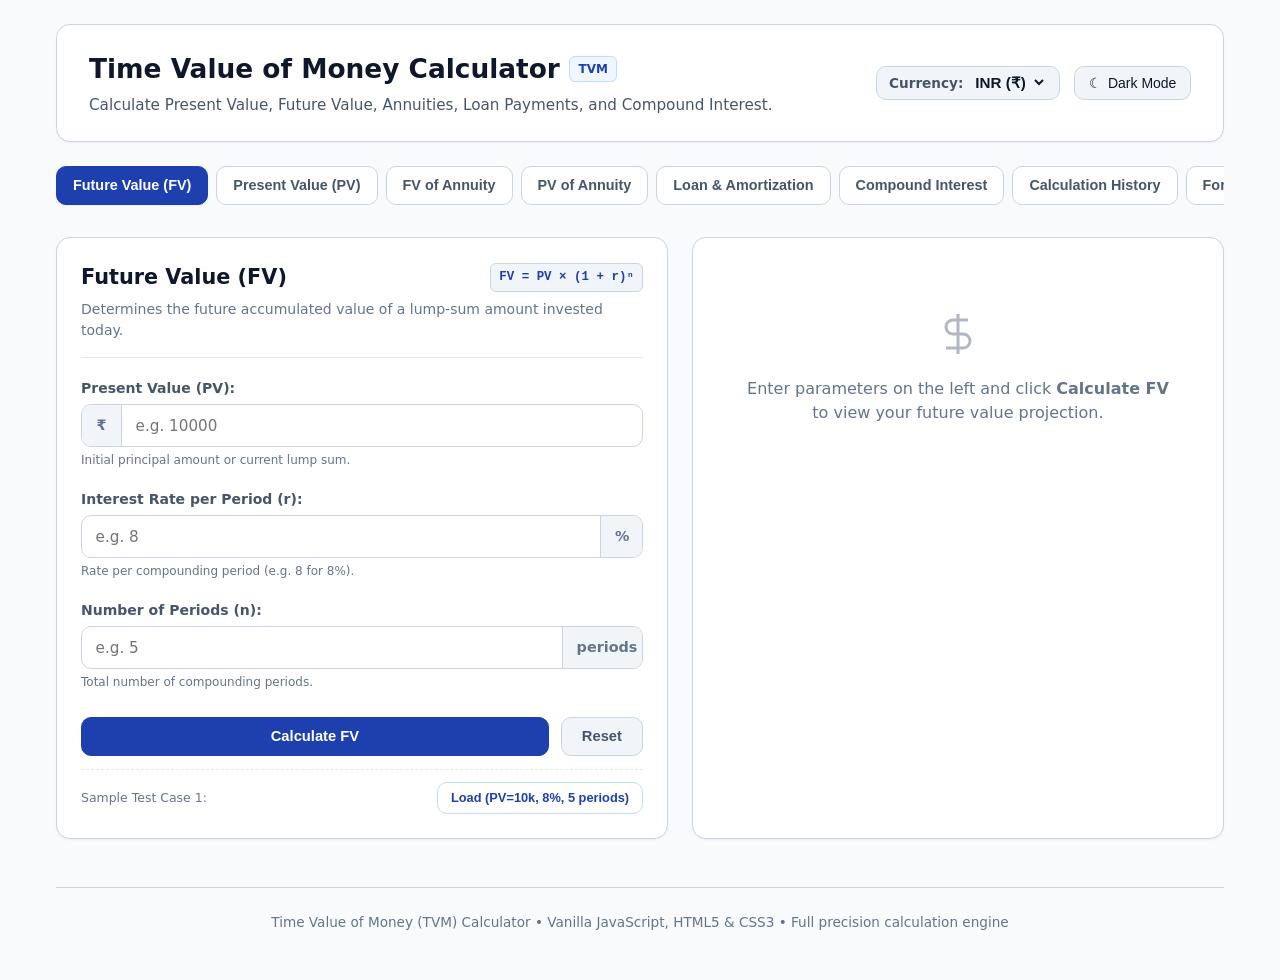
<file: TVM-Calculator/index.html>
<!doctype html>
<html lang="en">
<head>
  <meta charset="UTF-8" />
  <meta name="viewport" content="width=device-width, initial-scale=1.0" />
  <title>Time Value of Money (TVM) Calculator</title>
  <meta name="description" content="Calculate Present Value, Future Value, Annuities, Loan Payments, and Compound Interest." />
  <meta property="og:title" content="Time Value of Money (TVM) Calculator" />
  <meta property="og:description" content="Calculate Present Value, Future Value, Annuities, Loan Payments, and Compound Interest." />
  <meta property="og:type" content="website" />
  <meta name="twitter:card" content="summary_large_image" />
  <link rel="stylesheet" href="./style.css" />
</head>
<body>
  <div class="app-container">
    <!-- Header -->
    <header class="app-header">
      <div class="header-branding">
        <h1>
          <span>Time Value of Money Calculator</span>
          <span class="badge">TVM</span>
        </h1>
        <p>Calculate Present Value, Future Value, Annuities, Loan Payments, and Compound Interest.</p>
      </div>

      <div class="header-actions">
        <!-- Currency Selection -->
        <div class="currency-picker">
          <label for="currency-select">Currency:</label>
          <select id="currency-select" aria-label="Select Currency">
            <option value="INR">INR (₹)</option>
            <option value="USD">USD ($)</option>
            <option value="EUR">EUR (€)</option>
            <option value="GBP">GBP (£)</option>
          </select>
        </div>

        <!-- Light/Dark Mode Toggle -->
        <button id="theme-toggle-btn" class="theme-toggle-btn" type="button" aria-label="Toggle light or dark theme">
          <span id="theme-icon">&#9790;</span>
          <span id="theme-text">Dark Mode</span>
        </button>
      </div>
    </header>

    <!-- Navigation Tabs -->
    <nav class="tab-navigation" role="tablist" aria-label="Calculator Modes">
      <button class="tab-btn active" data-tab="fv" role="tab" aria-selected="true">Future Value (FV)</button>
      <button class="tab-btn" data-tab="pv" role="tab" aria-selected="false">Present Value (PV)</button>
      <button class="tab-btn" data-tab="fva" role="tab" aria-selected="false">FV of Annuity</button>
      <button class="tab-btn" data-tab="pva" role="tab" aria-selected="false">PV of Annuity</button>
      <button class="tab-btn" data-tab="loan" role="tab" aria-selected="false">Loan & Amortization</button>
      <button class="tab-btn" data-tab="ci" role="tab" aria-selected="false">Compound Interest</button>
      <button class="tab-btn" data-tab="history" role="tab" aria-selected="false">Calculation History</button>
      <button class="tab-btn" data-tab="formulas" role="tab" aria-selected="false">Formulas & Guide</button>
    </nav>

    <!-- TAB 1: Future Value (FV) -->
    <section id="pane-fv" class="calc-pane active" role="tabpanel">
      <div class="calc-card-grid">
        <!-- Inputs Card -->
        <div class="calc-card">
          <div class="card-header">
            <h2>
              <span>Future Value (FV)</span>
              <span class="formula-tag">FV = PV &times; (1 + r)ⁿ</span>
            </h2>
            <p class="card-description">Determines the future accumulated value of a lump-sum amount invested today.</p>
          </div>

          <form id="form-fv" onsubmit="event.preventDefault(); calculateFutureValue();">
            <div class="form-group">
              <label for="fv-pv">Present Value (PV):</label>
              <div class="input-addon-wrapper">
                <span class="input-addon currency-symbol">₹</span>
                <input type="number" id="fv-pv" class="form-control" placeholder="e.g. 10000" step="any" min="0" required />
              </div>
              <span id="fv-pv-error" class="error-msg"></span>
              <span class="form-hint">Initial principal amount or current lump sum.</span>
            </div>

            <div class="form-group">
              <label for="fv-rate">Interest Rate per Period (r):</label>
              <div class="input-addon-wrapper">
                <input type="number" id="fv-rate" class="form-control" placeholder="e.g. 8" step="any" min="0" required />
                <span class="input-addon addon-right">%</span>
              </div>
              <span id="fv-rate-error" class="error-msg"></span>
              <span class="form-hint">Rate per compounding period (e.g. 8 for 8%).</span>
            </div>

            <div class="form-group">
              <label for="fv-periods">Number of Periods (n):</label>
              <div class="input-addon-wrapper">
                <input type="number" id="fv-periods" class="form-control" placeholder="e.g. 5" step="any" min="0.01" required />
                <span class="input-addon addon-right">periods</span>
              </div>
              <span id="fv-periods-error" class="error-msg"></span>
              <span class="form-hint">Total number of compounding periods.</span>
            </div>

            <div class="form-actions">
              <button type="button" id="btn-calc-fv" class="btn btn-primary">Calculate FV</button>
              <button type="button" id="btn-reset-fv" class="btn btn-secondary">Reset</button>
            </div>

            <div class="sample-row">
              <span class="sample-label">Sample Test Case 1:</span>
              <button type="button" id="btn-sample-fv" class="btn btn-sample">Load (PV=10k, 8%, 5 periods)</button>
            </div>
          </form>
        </div>

        <!-- Result Card -->
        <div class="result-card">
          <div id="fv-result-placeholder" class="result-placeholder">
            <svg viewBox="0 0 24 24" fill="none" stroke="currentColor" stroke-width="1.5">
              <path d="M12 2v20M17 5H9.5a3.5 3.5 0 0 0 0 7h5a3.5 3.5 0 0 1 0 7H6" />
            </svg>
            <p>Enter parameters on the left and click <strong>Calculate FV</strong> to view your future value projection.</p>
          </div>

          <div id="fv-result-content" class="result-content">
            <div class="result-highlight">
              <div class="result-highlight-label">Calculated Future Value (FV)</div>
              <div id="fv-result-value" class="result-highlight-value">₹0.00</div>
            </div>

            <div class="breakdown-grid">
              <div class="breakdown-item">
                <div class="breakdown-label">Initial Investment (PV)</div>
                <div id="fv-initial-pv" class="breakdown-value">₹0.00</div>
              </div>
              <div class="breakdown-item">
                <div class="breakdown-label">Total Interest Earned</div>
                <div id="fv-total-interest" class="breakdown-value">₹0.00</div>
              </div>
              <div class="breakdown-item">
                <div class="breakdown-label">Periodic Rate</div>
                <div id="fv-rate-display" class="breakdown-value">0.00%</div>
              </div>
              <div class="breakdown-item">
                <div class="breakdown-label">Total Periods</div>
                <div id="fv-periods-display" class="breakdown-value">0</div>
              </div>
            </div>

            <div class="result-formula-applied">
              <strong>Formula Applied:</strong> <code>FV = PV &times; (1 + r)ⁿ</code><br />
              Compound growth calculated continuously across specified periods.
            </div>
          </div>
        </div>
      </div>
    </section>

    <!-- TAB 2: Present Value (PV) -->
    <section id="pane-pv" class="calc-pane" role="tabpanel">
      <div class="calc-card-grid">
        <!-- Inputs Card -->
        <div class="calc-card">
          <div class="card-header">
            <h2>
              <span>Present Value (PV)</span>
              <span class="formula-tag">PV = FV / (1 + r)ⁿ</span>
            </h2>
            <p class="card-description">Determines what an expected future sum is worth in today's currency.</p>
          </div>

          <form id="form-pv" onsubmit="event.preventDefault(); calculatePresentValue();">
            <div class="form-group">
              <label for="pv-fv">Future Value (FV):</label>
              <div class="input-addon-wrapper">
                <span class="input-addon currency-symbol">₹</span>
                <input type="number" id="pv-fv" class="form-control" placeholder="e.g. 14693.28" step="any" min="0" required />
              </div>
              <span id="pv-fv-error" class="error-msg"></span>
              <span class="form-hint">Expected future cash amount desired.</span>
            </div>

            <div class="form-group">
              <label for="pv-rate">Interest Rate per Period (r):</label>
              <div class="input-addon-wrapper">
                <input type="number" id="pv-rate" class="form-control" placeholder="e.g. 8" step="any" min="0" required />
                <span class="input-addon addon-right">%</span>
              </div>
              <span id="pv-rate-error" class="error-msg"></span>
              <span class="form-hint">Discount rate per compounding period.</span>
            </div>

            <div class="form-group">
              <label for="pv-periods">Number of Periods (n):</label>
              <div class="input-addon-wrapper">
                <input type="number" id="pv-periods" class="form-control" placeholder="e.g. 5" step="any" min="0.01" required />
                <span class="input-addon addon-right">periods</span>
              </div>
              <span id="pv-periods-error" class="error-msg"></span>
              <span class="form-hint">Number of discounting periods until future date.</span>
            </div>

            <div class="form-actions">
              <button type="button" id="btn-calc-pv" class="btn btn-primary">Calculate PV</button>
              <button type="button" id="btn-reset-pv" class="btn btn-secondary">Reset</button>
            </div>

            <div class="sample-row">
              <span class="sample-label">Sample Test Case 2:</span>
              <button type="button" id="btn-sample-pv" class="btn btn-sample">Load (FV=14,693.28, 8%, 5 periods)</button>
            </div>
          </form>
        </div>

        <!-- Result Card -->
        <div class="result-card">
          <div id="pv-result-placeholder" class="result-placeholder">
            <svg viewBox="0 0 24 24" fill="none" stroke="currentColor" stroke-width="1.5">
              <path d="M12 2v20M17 5H9.5a3.5 3.5 0 0 0 0 7h5a3.5 3.5 0 0 1 0 7H6" />
            </svg>
            <p>Enter future value and discount parameters to compute present worth.</p>
          </div>

          <div id="pv-result-content" class="result-content">
            <div class="result-highlight">
              <div class="result-highlight-label">Calculated Present Value (PV)</div>
              <div id="pv-result-value" class="result-highlight-value">₹0.00</div>
            </div>

            <div class="breakdown-grid">
              <div class="breakdown-item">
                <div class="breakdown-label">Target Future Value (FV)</div>
                <div id="pv-target-fv" class="breakdown-value">₹0.00</div>
              </div>
              <div class="breakdown-item">
                <div class="breakdown-label">Total Discount / Interest</div>
                <div id="pv-total-discount" class="breakdown-value">₹0.00</div>
              </div>
              <div class="breakdown-item">
                <div class="breakdown-label">Periodic Rate</div>
                <div id="pv-rate-display" class="breakdown-value">0.00%</div>
              </div>
              <div class="breakdown-item">
                <div class="breakdown-label">Total Periods</div>
                <div id="pv-periods-display" class="breakdown-value">0</div>
              </div>
            </div>

            <div class="result-formula-applied">
              <strong>Formula Applied:</strong> <code>PV = FV / (1 + r)ⁿ</code><br />
              Calculates current capital requirement based on the time value discount rate.
            </div>
          </div>
        </div>
      </div>
    </section>

    <!-- TAB 3: Future Value of Ordinary Annuity (FV Annuity) -->
    <section id="pane-fva" class="calc-pane" role="tabpanel">
      <div class="calc-card-grid">
        <!-- Inputs Card -->
        <div class="calc-card">
          <div class="card-header">
            <h2>
              <span>FV of Ordinary Annuity</span>
              <span class="formula-tag">FV = PMT &times; [((1+r)ⁿ - 1) / r]</span>
            </h2>
            <p class="card-description">Computes future accumulated sum when making regular equal payments at period end.</p>
          </div>

          <form id="form-fva" onsubmit="event.preventDefault(); calculateFutureAnnuity();">
            <div class="form-group">
              <label for="fva-pmt">Periodic Payment (PMT):</label>
              <div class="input-addon-wrapper">
                <span class="input-addon currency-symbol">₹</span>
                <input type="number" id="fva-pmt" class="form-control" placeholder="e.g. 1000" step="any" min="0" required />
              </div>
              <span id="fva-pmt-error" class="error-msg"></span>
              <span class="form-hint">Amount deposited or paid at the end of each period.</span>
            </div>

            <div class="form-group">
              <label for="fva-rate">Periodic Interest Rate (r):</label>
              <div class="input-addon-wrapper">
                <input type="number" id="fva-rate" class="form-control" placeholder="e.g. 8" step="any" min="0" required />
                <span class="input-addon addon-right">%</span>
              </div>
              <span id="fva-rate-error" class="error-msg"></span>
              <span class="form-hint">Interest rate per compounding period (supports r = 0%).</span>
            </div>

            <div class="form-group">
              <label for="fva-periods">Number of Periods (n):</label>
              <div class="input-addon-wrapper">
                <input type="number" id="fva-periods" class="form-control" placeholder="e.g. 5" step="any" min="0.01" required />
                <span class="input-addon addon-right">periods</span>
              </div>
              <span id="fva-periods-error" class="error-msg"></span>
              <span class="form-hint">Total number of periodic contributions.</span>
            </div>

            <div class="form-actions">
              <button type="button" id="btn-calc-fva" class="btn btn-primary">Calculate FV Annuity</button>
              <button type="button" id="btn-reset-fva" class="btn btn-secondary">Reset</button>
            </div>

            <div class="sample-row">
              <span class="sample-label">Sample Test Case 3:</span>
              <button type="button" id="btn-sample-fva" class="btn btn-sample">Load (PMT=1k, 8%, 5 periods)</button>
            </div>
          </form>
        </div>

        <!-- Result Card -->
        <div class="result-card">
          <div id="fva-result-placeholder" class="result-placeholder">
            <svg viewBox="0 0 24 24" fill="none" stroke="currentColor" stroke-width="1.5">
              <path d="M12 2v20M17 5H9.5a3.5 3.5 0 0 0 0 7h5a3.5 3.5 0 0 1 0 7H6" />
            </svg>
            <p>Input periodic deposits to calculate the accumulated annuity value.</p>
          </div>

          <div id="fva-result-content" class="result-content">
            <div class="result-highlight">
              <div class="result-highlight-label">Future Value of Annuity</div>
              <div id="fva-result-value" class="result-highlight-value">₹0.00</div>
            </div>

            <div class="breakdown-grid">
              <div class="breakdown-item">
                <div class="breakdown-label">Total Amount Deposited</div>
                <div id="fva-total-deposited" class="breakdown-value">₹0.00</div>
              </div>
              <div class="breakdown-item">
                <div class="breakdown-label">Total Compound Interest</div>
                <div id="fva-total-interest" class="breakdown-value">₹0.00</div>
              </div>
              <div class="breakdown-item">
                <div class="breakdown-label">Periodic Contribution</div>
                <div id="fva-pmt-display" class="breakdown-value">₹0.00</div>
              </div>
              <div class="breakdown-item">
                <div class="breakdown-label">Annuity Type</div>
                <div class="breakdown-value" style="font-size:0.95rem;">Ordinary (End of Period)</div>
              </div>
            </div>

            <div class="result-formula-applied">
              <strong>Formula Applied:</strong> <code>FV = PMT &times; [((1+r)ⁿ - 1) / r]</code><br />
              <em>(If r = 0%, uses safe fallback: <code>FV = PMT &times; n</code> without division by zero)</em>
            </div>
          </div>
        </div>
      </div>
    </section>

    <!-- TAB 4: Present Value of Ordinary Annuity (PV Annuity) -->
    <section id="pane-pva" class="calc-pane" role="tabpanel">
      <div class="calc-card-grid">
        <!-- Inputs Card -->
        <div class="calc-card">
          <div class="card-header">
            <h2>
              <span>PV of Ordinary Annuity</span>
              <span class="formula-tag">PV = PMT &times; [1 - (1+r)⁻ⁿ] / r</span>
            </h2>
            <p class="card-description">Computes the present lump-sum worth of a series of future periodic payments.</p>
          </div>

          <form id="form-pva" onsubmit="event.preventDefault(); calculatePresentAnnuity();">
            <div class="form-group">
              <label for="pva-pmt">Periodic Payment (PMT):</label>
              <div class="input-addon-wrapper">
                <span class="input-addon currency-symbol">₹</span>
                <input type="number" id="pva-pmt" class="form-control" placeholder="e.g. 1000" step="any" min="0" required />
              </div>
              <span id="pva-pmt-error" class="error-msg"></span>
              <span class="form-hint">Expected cash inflow or payout per period.</span>
            </div>

            <div class="form-group">
              <label for="pva-rate">Periodic Interest Rate (r):</label>
              <div class="input-addon-wrapper">
                <input type="number" id="pva-rate" class="form-control" placeholder="e.g. 8" step="any" min="0" required />
                <span class="input-addon addon-right">%</span>
              </div>
              <span id="pva-rate-error" class="error-msg"></span>
              <span class="form-hint">Discount rate per period (supports r = 0%).</span>
            </div>

            <div class="form-group">
              <label for="pva-periods">Number of Periods (n):</label>
              <div class="input-addon-wrapper">
                <input type="number" id="pva-periods" class="form-control" placeholder="e.g. 5" step="any" min="0.01" required />
                <span class="input-addon addon-right">periods</span>
              </div>
              <span id="pva-periods-error" class="error-msg"></span>
              <span class="form-hint">Number of payments to discount back to present.</span>
            </div>

            <div class="form-actions">
              <button type="button" id="btn-calc-pva" class="btn btn-primary">Calculate PV Annuity</button>
              <button type="button" id="btn-reset-pva" class="btn btn-secondary">Reset</button>
            </div>

            <div class="sample-row">
              <span class="sample-label">Sample Data:</span>
              <button type="button" id="btn-sample-pva" class="btn btn-sample">Load (PMT=1k, 8%, 5 periods)</button>
            </div>
          </form>
        </div>

        <!-- Result Card -->
        <div class="result-card">
          <div id="pva-result-placeholder" class="result-placeholder">
            <svg viewBox="0 0 24 24" fill="none" stroke="currentColor" stroke-width="1.5">
              <path d="M12 2v20M17 5H9.5a3.5 3.5 0 0 0 0 7h5a3.5 3.5 0 0 1 0 7H6" />
            </svg>
            <p>Calculate the lump-sum capital equivalent for an ordinary annuity stream.</p>
          </div>

          <div id="pva-result-content" class="result-content">
            <div class="result-highlight">
              <div class="result-highlight-label">Present Value of Annuity</div>
              <div id="pva-result-value" class="result-highlight-value">₹0.00</div>
            </div>

            <div class="breakdown-grid">
              <div class="breakdown-item">
                <div class="breakdown-label">Total Cash Inflows (PMT &times; n)</div>
                <div id="pva-total-payments" class="breakdown-value">₹0.00</div>
              </div>
              <div class="breakdown-item">
                <div class="breakdown-label">Total Discount (Interest)</div>
                <div id="pva-total-interest" class="breakdown-value">₹0.00</div>
              </div>
              <div class="breakdown-item">
                <div class="breakdown-label">Periodic Amount</div>
                <div id="pva-pmt-display" class="breakdown-value">₹0.00</div>
              </div>
              <div class="breakdown-item">
                <div class="breakdown-label">Annuity Type</div>
                <div class="breakdown-value" style="font-size:0.95rem;">Ordinary (End of Period)</div>
              </div>
            </div>

            <div class="result-formula-applied">
              <strong>Formula Applied:</strong> <code>PV = PMT &times; [1 - (1+r)⁻ⁿ] / r</code><br />
              <em>(If r = 0%, uses safe fallback: <code>PV = PMT &times; n</code>)</em>
            </div>
          </div>
        </div>
      </div>
    </section>

    <!-- TAB 5: Loan Payment & Amortization Schedule -->
    <section id="pane-loan" class="calc-pane" role="tabpanel">
      <div class="calc-card-grid">
        <!-- Inputs Card -->
        <div class="calc-card">
          <div class="card-header">
            <h2>
              <span>Loan Payment (EMI)</span>
              <span class="formula-tag">PMT = PV &times; r / [1 - (1+r)⁻ⁿ]</span>
            </h2>
            <p class="card-description">Calculate periodic installments and full amortization schedule across frequencies.</p>
          </div>

          <form id="form-loan" onsubmit="event.preventDefault(); calculateLoanPayment();">
            <div class="form-group">
              <label for="loan-amount">Loan Amount (Principal):</label>
              <div class="input-addon-wrapper">
                <span class="input-addon currency-symbol">₹</span>
                <input type="number" id="loan-amount" class="form-control" placeholder="e.g. 500000" step="any" min="1" required />
              </div>
              <span id="loan-amount-error" class="error-msg"></span>
              <span class="form-hint">Total borrowed capital amount.</span>
            </div>

            <div class="form-group">
              <label for="loan-rate">Annual Interest Rate (APR):</label>
              <div class="input-addon-wrapper">
                <input type="number" id="loan-rate" class="form-control" placeholder="e.g. 8" step="any" min="0" required />
                <span class="input-addon addon-right">%</span>
              </div>
              <span id="loan-rate-error" class="error-msg"></span>
              <span class="form-hint">Nominal annual interest rate (e.g. 8 for 8%).</span>
            </div>

            <div class="form-group">
              <label for="loan-term">Loan Term (Years):</label>
              <div class="input-addon-wrapper">
                <input type="number" id="loan-term" class="form-control" placeholder="e.g. 5" step="any" min="0.1" required />
                <span class="input-addon addon-right">years</span>
              </div>
              <span id="loan-term-error" class="error-msg"></span>
              <span class="form-hint">Loan duration in years.</span>
            </div>

            <div class="form-group">
              <label for="loan-frequency">Payment Frequency:</label>
              <div class="input-addon-wrapper">
                <select id="loan-frequency" class="form-control" aria-label="Select Payment Frequency">
                  <option value="12" selected>Monthly (12 payments/year)</option>
                  <option value="4">Quarterly (4 payments/year)</option>
                  <option value="2">Half-Yearly (2 payments/year)</option>
                  <option value="1">Yearly (1 payment/year)</option>
                </select>
              </div>
              <span class="form-hint">Rate converted to r = (Annual Rate / Frequency / 100).</span>
            </div>

            <div class="form-actions">
              <button type="button" id="btn-calc-loan" class="btn btn-primary">Calculate Payment</button>
              <button type="button" id="btn-reset-loan" class="btn btn-secondary">Reset</button>
            </div>

            <div class="sample-row">
              <span class="sample-label">Sample Test Case 4:</span>
              <button type="button" id="btn-sample-loan" class="btn btn-sample">Load (500k, 8%, 5 yrs, Monthly)</button>
            </div>
          </form>
        </div>

        <!-- Result Card -->
        <div class="result-card">
          <div id="loan-result-placeholder" class="result-placeholder">
            <svg viewBox="0 0 24 24" fill="none" stroke="currentColor" stroke-width="1.5">
              <path d="M12 2v20M17 5H9.5a3.5 3.5 0 0 0 0 7h5a3.5 3.5 0 0 1 0 7H6" />
            </svg>
            <p>Compute periodic loan installments, interest breakdown, and complete repayment table.</p>
          </div>

          <div id="loan-result-content" class="result-content">
            <div class="result-highlight">
              <div class="result-highlight-label">Periodic Payment (Installment)</div>
              <div id="loan-result-value" class="result-highlight-value">₹0.00</div>
            </div>

            <div class="breakdown-grid">
              <div class="breakdown-item">
                <div class="breakdown-label">Principal Borrowed</div>
                <div id="loan-principal-display" class="breakdown-value">₹0.00</div>
              </div>
              <div class="breakdown-item">
                <div class="breakdown-label">Total Interest Payable</div>
                <div id="loan-total-interest" class="breakdown-value">₹0.00</div>
              </div>
              <div class="breakdown-item">
                <div class="breakdown-label">Total Repayment Amount</div>
                <div id="loan-total-payment" class="breakdown-value">₹0.00</div>
              </div>
              <div class="breakdown-item">
                <div class="breakdown-label">Total Installments</div>
                <div id="loan-periods-display" class="breakdown-value">0 payments</div>
              </div>
            </div>

            <div class="result-formula-applied">
              <strong>Formula Applied:</strong> <code>PMT = PV &times; r / [1 - (1+r)⁻ⁿ]</code><br />
              Periodic rate <em>r = APR / Frequency / 100</em>, total periods <em>n = Years &times; Frequency</em>.
            </div>

            <div class="result-card-actions" style="margin-top: 1rem;">
              <button type="button" id="btn-download-amort-csv-card" class="btn btn-success" style="font-size: 0.85rem; width: 100%; font-weight: 600;" title="Download Amortization Table in CSV format">
                <svg width="15" height="15" viewBox="0 0 24 24" fill="none" stroke="currentColor" stroke-width="2.2" stroke-linecap="round" stroke-linejoin="round" aria-hidden="true">
                  <path d="M21 15v4a2 2 0 0 1-2 2H5a2 2 0 0 1-2-2v-4"></path>
                  <polyline points="7 10 12 15 17 10"></polyline>
                  <line x1="12" y1="15" x2="12" y2="3"></line>
                </svg>
                <span>Download Schedule (CSV)</span>
              </button>
            </div>
          </div>
        </div>
      </div>

      <!-- Amortization Schedule Table Container -->
      <div id="amortization-container" class="amortization-section">
        <div class="amortization-header">
          <div>
            <h3 style="font-size: 1.25rem; font-weight: 700; color: var(--text-primary); display: flex; align-items: center; gap: 0.5rem;">
              <span>Loan Amortization Schedule</span>
              <span id="amort-live-badge" class="badge" style="font-size: 0.72rem; text-transform: uppercase; background: var(--color-success-bg); color: var(--color-success); border: 1px solid var(--color-success-border); padding: 0.15rem 0.5rem; border-radius: var(--radius-sm);">Live Table</span>
            </h3>
            <p style="font-size: 0.85rem; color: var(--text-muted); margin-top: 0.25rem;">Real-time schedule generated automatically as you enter loan parameters.</p>
          </div>
          <div class="amort-actions-group">
            <button type="button" id="btn-copy-amort" class="btn btn-secondary" style="font-size: 0.85rem;" title="Copy tab-delimited table to clipboard">
              <span id="copy-amort-icon">&#128203;</span>
              <span id="copy-amort-text">Copy</span>
            </button>
            <button type="button" id="btn-download-amort-csv" class="btn btn-success" style="font-size: 0.85rem; font-weight: 600;" title="Download CSV spreadsheet of this table">
              <svg width="15" height="15" viewBox="0 0 24 24" fill="none" stroke="currentColor" stroke-width="2.2" stroke-linecap="round" stroke-linejoin="round" aria-hidden="true">
                <path d="M21 15v4a2 2 0 0 1-2 2H5a2 2 0 0 1-2-2v-4"></path>
                <polyline points="7 10 12 15 17 10"></polyline>
                <line x1="12" y1="15" x2="12" y2="3"></line>
              </svg>
              <span id="btn-download-amort-csv-text">Download CSV</span>
            </button>
          </div>
        </div>

        <!-- Amortization Quick Stats & Breakdown Bar -->
        <div id="amort-stats-box" class="amort-stats-container" style="display: none;">
          <div class="amort-stats-row">
            <div class="amort-stat-pill">
              <span>Total Installments:</span>
              <strong id="amort-stat-periods">0 payments</strong>
            </div>
            <div class="amort-stat-pill">
              <span>Principal:</span>
              <strong id="amort-stat-principal" style="color: var(--color-primary);">₹0.00</strong>
            </div>
            <div class="amort-stat-pill">
              <span>Total Interest:</span>
              <strong id="amort-stat-interest" style="color: var(--color-warning);">₹0.00</strong>
            </div>
            <div class="amort-stat-pill">
              <span>Interest Ratio:</span>
              <strong id="amort-stat-ratio">0.0%</strong>
            </div>
          </div>
          <div class="amort-progress-bar" title="Blue: Principal | Amber: Interest">
            <div id="amort-bar-principal" class="amort-progress-principal" style="width: 50%;"></div>
            <div id="amort-bar-interest" class="amort-progress-interest" style="width: 50%;"></div>
          </div>
        </div>

        <!-- Schedule View Controls -->
        <div class="amort-controls">
          <div class="amort-view-toggle" role="group" aria-label="Schedule View Toggle">
            <button type="button" id="btn-view-all" class="view-btn active">All Payments</button>
            <button type="button" id="btn-view-annual" class="view-btn">Annual Summary</button>
          </div>

          <div class="amort-filter-wrapper" style="gap: 0.5rem; display: flex; align-items: center;">
            <input type="text" id="amort-filter-input" class="amort-filter-input" placeholder="Search payment # or year..." aria-label="Filter schedule rows" />
            <button type="button" id="btn-download-amort-csv-toolbar" class="btn btn-success btn-sm" style="font-size: 0.8rem; padding: 0.4rem 0.85rem; white-space: nowrap; font-weight: 600;" title="Download Amortization Table in CSV format">
              <svg width="14" height="14" viewBox="0 0 24 24" fill="none" stroke="currentColor" stroke-width="2.2" stroke-linecap="round" stroke-linejoin="round" aria-hidden="true">
                <path d="M21 15v4a2 2 0 0 1-2 2H5a2 2 0 0 1-2-2v-4"></path>
                <polyline points="7 10 12 15 17 10"></polyline>
                <line x1="12" y1="15" x2="12" y2="3"></line>
              </svg>
              <span>Download CSV</span>
            </button>
          </div>
        </div>

        <div class="table-responsive">
          <table class="data-table" id="amortization-table">
            <thead>
              <tr>
                <th id="amort-col-header-no">Payment No.</th>
                <th>Payment</th>
                <th>Principal</th>
                <th>Interest</th>
                <th>Cumulative Interest</th>
                <th>Remaining Balance</th>
              </tr>
            </thead>
            <tbody id="amortization-tbody">
              <tr id="amort-empty-row">
                <td colspan="6" style="text-align: center; padding: 2.5rem 1rem; color: var(--text-muted); font-size: 0.95rem;">
                  Enter Loan Amount, Annual Interest Rate, and Loan Term above to automatically generate your Amortization Schedule table.
                </td>
              </tr>
            </tbody>
            <tfoot id="amortization-tfoot" style="display: none;">
              <!-- Summary totals populated via JS -->
            </tfoot>
          </table>
        </div>

        <!-- Table Bottom Action Bar -->
        <div id="amort-bottom-actions" class="amort-bottom-bar" style="margin-top: 1.25rem; display: flex; align-items: center; justify-content: space-between; flex-wrap: wrap; gap: 0.85rem; padding: 0.85rem 1.15rem; background: var(--bg-surface-subtle); border: 1px solid var(--border-light); border-radius: var(--radius-md);">
          <div style="font-size: 0.85rem; color: var(--text-secondary); display: flex; align-items: center; gap: 0.5rem;">
            <span style="font-size: 1.15rem;">📊</span>
            <span>Export complete loan amortization schedule with all payment and interest details directly into a spreadsheet.</span>
          </div>
          <button type="button" id="btn-download-amort-csv-bottom" class="btn btn-success" style="font-size: 0.88rem; font-weight: 600; padding: 0.55rem 1.25rem;" title="Download Amortization Table in CSV format">
            <svg width="16" height="16" viewBox="0 0 24 24" fill="none" stroke="currentColor" stroke-width="2.2" stroke-linecap="round" stroke-linejoin="round" aria-hidden="true">
              <path d="M21 15v4a2 2 0 0 1-2 2H5a2 2 0 0 1-2-2v-4"></path>
              <polyline points="7 10 12 15 17 10"></polyline>
              <line x1="12" y1="15" x2="12" y2="3"></line>
            </svg>
            <span>Download Amortization Table (CSV)</span>
          </button>
        </div>
      </div>
    </section>

    <!-- TAB 6: Compound Interest -->
    <section id="pane-ci" class="calc-pane" role="tabpanel">
      <div class="calc-card-grid">
        <!-- Inputs Card -->
        <div class="calc-card">
          <div class="card-header">
            <h2>
              <span>Compound Interest</span>
              <span class="formula-tag">A = P &times; (1 + r/m)^(m&times;t)</span>
            </h2>
            <p class="card-description">Calculate exponential interest growth over time with customizable compounding intervals.</p>
          </div>

          <form id="form-ci" onsubmit="event.preventDefault(); calculateCompoundInterest();">
            <div class="form-group">
              <label for="ci-principal">Principal Amount (P):</label>
              <div class="input-addon-wrapper">
                <span class="input-addon currency-symbol">₹</span>
                <input type="number" id="ci-principal" class="form-control" placeholder="e.g. 10000" step="any" min="0" required />
              </div>
              <span id="ci-principal-error" class="error-msg"></span>
              <span class="form-hint">Initial deposit or investment balance.</span>
            </div>

            <div class="form-group">
              <label for="ci-rate">Annual Interest Rate (r):</label>
              <div class="input-addon-wrapper">
                <input type="number" id="ci-rate" class="form-control" placeholder="e.g. 8" step="any" min="0" required />
                <span class="input-addon addon-right">%</span>
              </div>
              <span id="ci-rate-error" class="error-msg"></span>
              <span class="form-hint">Nominal annual interest rate (e.g. 8 for 8%).</span>
            </div>

            <div class="form-group">
              <label for="ci-time">Time Horizon (t in years):</label>
              <div class="input-addon-wrapper">
                <input type="number" id="ci-time" class="form-control" placeholder="e.g. 5" step="any" min="0.01" required />
                <span class="input-addon addon-right">years</span>
              </div>
              <span id="ci-time-error" class="error-msg"></span>
              <span class="form-hint">Number of investment years.</span>
            </div>

            <div class="form-group">
              <label for="ci-frequency">Compounding Frequency (m):</label>
              <div class="input-addon-wrapper">
                <select id="ci-frequency" class="form-control" aria-label="Select Compounding Frequency">
                  <option value="1" selected>Annually (Once a year)</option>
                  <option value="2">Semi-annually (2 times/year)</option>
                  <option value="4">Quarterly (4 times/year)</option>
                  <option value="12">Monthly (12 times/year)</option>
                  <option value="365">Daily (365 times/year)</option>
                </select>
              </div>
              <span class="form-hint">Times interest compounds each calendar year.</span>
            </div>

            <div class="form-actions">
              <button type="button" id="btn-calc-ci" class="btn btn-primary">Calculate Compound Interest</button>
              <button type="button" id="btn-reset-ci" class="btn btn-secondary">Reset</button>
            </div>

            <div class="sample-row">
              <span class="sample-label">Sample Test Case 5:</span>
              <button type="button" id="btn-sample-ci" class="btn btn-sample">Load (P=10k, 8%, 5 yrs, Annual)</button>
            </div>
          </form>
        </div>

        <!-- Result Card -->
        <div class="result-card">
          <div id="ci-result-placeholder" class="result-placeholder">
            <svg viewBox="0 0 24 24" fill="none" stroke="currentColor" stroke-width="1.5">
              <path d="M12 2v20M17 5H9.5a3.5 3.5 0 0 0 0 7h5a3.5 3.5 0 0 1 0 7H6" />
            </svg>
            <p>Enter compound growth parameters to calculate final accumulated capital.</p>
          </div>

          <div id="ci-result-content" class="result-content">
            <div class="result-highlight">
              <div class="result-highlight-label">Final Future Amount (A)</div>
              <div id="ci-result-value" class="result-highlight-value">₹0.00</div>
            </div>

            <div class="breakdown-grid">
              <div class="breakdown-item">
                <div class="breakdown-label">Initial Principal (P)</div>
                <div id="ci-initial-principal" class="breakdown-value">₹0.00</div>
              </div>
              <div class="breakdown-item">
                <div class="breakdown-label">Total Interest Earned</div>
                <div id="ci-interest-earned" class="breakdown-value">₹0.00</div>
              </div>
              <div class="breakdown-item">
                <div class="breakdown-label">Effective Annual Rate (EAR)</div>
                <div id="ci-effective-rate" class="breakdown-value">0.00%</div>
              </div>
              <div class="breakdown-item">
                <div class="breakdown-label">Growth Multiple</div>
                <div class="breakdown-value" id="ci-multiplier-display" style="font-size:1.05rem;">Exponential</div>
              </div>
            </div>

            <div class="result-formula-applied">
              <strong>Formula Applied:</strong> <code>A = P &times; (1 + r/m)^(m&times;t)</code><br />
              Compounding interest yields interest on interest over time.
            </div>
          </div>
        </div>
      </div>
    </section>

    <!-- TAB 7: Calculation History -->
    <section id="pane-history" class="calc-pane" role="tabpanel">
      <div class="history-container">
        <div class="history-header">
          <div>
            <h2 style="font-size: 1.3rem; font-weight: 700;">Calculation History</h2>
            <p style="font-size: 0.85rem; color: var(--text-muted);">Stored locally in your browser session for easy audit and review.</p>
          </div>
          <div class="history-actions">
            <button type="button" id="btn-download-history-csv" class="btn btn-secondary" style="font-size: 0.85rem;">
              <span>&#128190;</span> Download CSV
            </button>
            <button type="button" id="btn-clear-history" class="btn btn-secondary" style="font-size: 0.85rem; color: var(--color-danger);">
              <span>&#128465;</span> Clear History
            </button>
          </div>
        </div>

        <div id="history-empty" class="empty-history">
          <p>No calculations performed yet. Compute any value above to record it in your history.</p>
        </div>

        <div id="history-table-container" class="table-responsive" style="display: none;">
          <table class="data-table">
            <thead>
              <tr>
                <th style="text-align: left;">Date / Time</th>
                <th style="text-align: left;">Type</th>
                <th style="text-align: left;">Inputs</th>
                <th style="text-align: left;">Result</th>
              </tr>
            </thead>
            <tbody id="history-tbody">
              <!-- Dynamically populated -->
            </tbody>
          </table>
        </div>
      </div>
    </section>

    <!-- TAB 8: Formulas & Comprehensive Financial Guide -->
    <section id="pane-formulas" class="calc-pane" role="tabpanel">
      <div style="margin-bottom: 1.5rem;">
        <h2 style="font-size: 1.4rem; font-weight: 700; color: var(--text-primary);">Financial Formulas Reference & Variable Definitions</h2>
        <p style="color: var(--text-secondary); font-size: 0.95rem;">Understand the core principles governing the Time Value of Money (TVM).</p>
      </div>

      <div class="formula-grid">
        <!-- 1. Future Value -->
        <div class="formula-card">
          <h3>1. Future Value (FV)</h3>
          <div class="formula-box">FV = PV &times; (1 + r)ⁿ</div>
          <div class="formula-variables">
            <p>Evaluates how much money an investment made today will grow into over <em>n</em> periods at an interest rate of <em>r</em> per period.</p>
            <ul>
              <li><span class="variable-tag">FV</span>: Future Value (accumulated future balance)</li>
              <li><span class="variable-tag">PV</span>: Present Value (initial capital or deposit today)</li>
              <li><span class="variable-tag">r</span>: Interest rate per compounding period in decimal (e.g. 8% = 0.08)</li>
              <li><span class="variable-tag">n</span>: Number of compounding periods</li>
            </ul>
          </div>
        </div>

        <!-- 2. Present Value -->
        <div class="formula-card">
          <h3>2. Present Value (PV)</h3>
          <div class="formula-box">PV = FV / (1 + r)ⁿ</div>
          <div class="formula-variables">
            <p>Calculates the current dollar value of a designated cash sum expected to be received in the future, discounted at rate <em>r</em>.</p>
            <ul>
              <li><span class="variable-tag">PV</span>: Present Value (discounted current equivalent)</li>
              <li><span class="variable-tag">FV</span>: Future Value (nominal target sum to receive)</li>
              <li><span class="variable-tag">r</span>: Discount rate per period</li>
              <li><span class="variable-tag">n</span>: Number of discounting periods</li>
            </ul>
          </div>
        </div>

        <!-- 3. Future Value of Ordinary Annuity -->
        <div class="formula-card">
          <h3>3. Future Value of Annuity</h3>
          <div class="formula-box">FV = PMT &times; [((1 + r)ⁿ - 1) / r]</div>
          <div class="formula-variables">
            <p>Determines the final total value of a steady stream of equal periodic deposits made at the end of each period.</p>
            <ul>
              <li><span class="variable-tag">PMT</span>: Periodic payment or contribution</li>
              <li><span class="variable-tag">r</span>: Periodic interest rate</li>
              <li><span class="variable-tag">n</span>: Number of regular payments</li>
              <li><em>Note:</em> If <span class="variable-tag">r = 0</span>, formula simplifies to: <code>FV = PMT &times; n</code></li>
            </ul>
          </div>
        </div>

        <!-- 4. Present Value of Ordinary Annuity -->
        <div class="formula-card">
          <h3>4. Present Value of Annuity</h3>
          <div class="formula-box">PV = PMT &times; [1 - (1 + r)⁻ⁿ] / r</div>
          <div class="formula-variables">
            <p>Computes the single upfront lump sum required today that would duplicate receiving a stream of periodic payments over <em>n</em> intervals.</p>
            <ul>
              <li><span class="variable-tag">PMT</span>: Periodic payment amount</li>
              <li><span class="variable-tag">r</span>: Periodic discount rate</li>
              <li><span class="variable-tag">n</span>: Total number of installments</li>
              <li><em>Note:</em> If <span class="variable-tag">r = 0</span>, formula simplifies to: <code>PV = PMT &times; n</code></li>
            </ul>
          </div>
        </div>

        <!-- 5. Loan Payment -->
        <div class="formula-card">
          <h3>5. Loan Payment (Amortization)</h3>
          <div class="formula-box">PMT = PV &times; [r / (1 - (1 + r)⁻ⁿ)]</div>
          <div class="formula-variables">
            <p>Determines the fixed periodic installment (EMI) required to completely retire a debt over <em>n</em> periods.</p>
            <ul>
              <li><span class="variable-tag">PV</span>: Loan Amount (Principal borrowed)</li>
              <li><span class="variable-tag">r</span>: Periodic interest rate: <code>(Annual Rate / Frequency / 100)</code></li>
              <li><span class="variable-tag">n</span>: Total number of payments: <code>(Years &times; Frequency)</code></li>
              <li><span class="variable-tag">PMT</span>: Periodic installment amount</li>
            </ul>
          </div>
        </div>

        <!-- 6. Compound Interest -->
        <div class="formula-card">
          <h3>6. Compound Interest</h3>
          <div class="formula-box">A = P &times; (1 + r/m)^(m &times; t)</div>
          <div class="formula-variables">
            <p>Calculates compound interest accrued when interest is calculated and reinvested <em>m</em> times per calendar year.</p>
            <ul>
              <li><span class="variable-tag">A</span>: Final accrued total balance</li>
              <li><span class="variable-tag">P</span>: Initial Principal amount</li>
              <li><span class="variable-tag">r</span>: Annual nominal interest rate in decimal form</li>
              <li><span class="variable-tag">m</span>: Compounding frequency per year (1=Annual, 12=Monthly, 365=Daily)</li>
              <li><span class="variable-tag">t</span>: Total time duration in years</li>
            </ul>
          </div>
        </div>
      </div>
    </section>

    <!-- Footer -->
    <footer class="app-footer">
      <p>Time Value of Money (TVM) Calculator &bull; Vanilla JavaScript, HTML5 &amp; CSS3 &bull; Full precision calculation engine</p>
    </footer>
  </div>

  <script src="./script.js"></script>
</body>
</html>
</file>
<file: style.css>
/* ==========================================================================
   Time Value of Money (TVM) Calculator - Stylesheet (style.css)
   Clean, responsive, accessible, with built-in Light/Dark themes
   ========================================================================== */

:root {
  /* Color Palette - Light Theme */
  --bg-primary: #f8fafc;
  --bg-surface: #ffffff;
  --bg-surface-subtle: #f1f5f9;
  --bg-surface-accent: #e2e8f0;
  
  --text-primary: #0f172a;
  --text-secondary: #475569;
  --text-muted: #64748b;
  --text-inverse: #ffffff;

  --border-color: #cbd5e1;
  --border-light: #e2e8f0;
  --border-focus: #2563eb;

  --color-primary: #1e40af;
  --color-primary-hover: #1d4ed8;
  --color-primary-light: #eff6ff;
  --color-primary-border: #bfdbfe;

  --color-success: #059669;
  --color-success-bg: #ecfdf5;
  --color-success-border: #a7f3d0;

  --color-warning: #d97706;
  --color-warning-bg: #fffbeb;

  --color-danger: #dc2626;
  --color-danger-bg: #fef2f2;
  --color-danger-border: #fecaca;

  --shadow-sm: 0 1px 2px 0 rgba(0, 0, 0, 0.05);
  --shadow-md: 0 4px 6px -1px rgba(0, 0, 0, 0.1), 0 2px 4px -2px rgba(0, 0, 0, 0.1);
  --shadow-lg: 0 10px 15px -3px rgba(0, 0, 0, 0.1), 0 4px 6px -4px rgba(0, 0, 0, 0.1);

  --radius-sm: 6px;
  --radius-md: 10px;
  --radius-lg: 14px;
  --radius-full: 9999px;

  --font-family: system-ui, -apple-system, BlinkMacSystemFont, 'Segoe UI', Roboto, Oxygen, Ubuntu, Cantarell, sans-serif;
  --font-mono: 'SFMono-Regular', Consolas, 'Liberation Mono', Menlo, Courier, monospace;
}

[data-theme="dark"] {
  --bg-primary: #0b1120;
  --bg-surface: #131d33;
  --bg-surface-subtle: #1e293b;
  --bg-surface-accent: #334155;
  
  --text-primary: #f8fafc;
  --text-secondary: #cbd5e1;
  --text-muted: #94a3b8;
  --text-inverse: #0f172a;

  --border-color: #334155;
  --border-light: #1e293b;
  --border-focus: #3b82f6;

  --color-primary: #3b82f6;
  --color-primary-hover: #60a5fa;
  --color-primary-light: #172554;
  --color-primary-border: #1e40af;

  --color-success: #10b981;
  --color-success-bg: #064e3b;
  --color-success-border: #047857;

  --color-warning: #f59e0b;
  --color-warning-bg: #451a03;

  --color-danger: #ef4444;
  --color-danger-bg: #450a0a;
  --color-danger-border: #991b1b;

  --shadow-sm: 0 1px 2px 0 rgba(0, 0, 0, 0.3);
  --shadow-md: 0 4px 6px -1px rgba(0, 0, 0, 0.4), 0 2px 4px -2px rgba(0, 0, 0, 0.3);
  --shadow-lg: 0 10px 15px -3px rgba(0, 0, 0, 0.5), 0 4px 6px -4px rgba(0, 0, 0, 0.4);
}

/* Base Styles */
*, *::before, *::after {
  box-sizing: border-box;
  margin: 0;
  padding: 0;
}

body {
  font-family: var(--font-family);
  background-color: var(--bg-primary);
  color: var(--text-primary);
  line-height: 1.5;
  -webkit-font-smoothing: antialiased;
  min-height: 100vh;
  transition: background-color 0.2s ease, color 0.2s ease;
}

/* App Container */
.app-container {
  max-width: 1200px;
  margin: 0 auto;
  padding: 1.5rem 1rem 3rem 1rem;
}

/* Header */
.app-header {
  background: var(--bg-surface);
  border: 1px solid var(--border-color);
  border-radius: var(--radius-lg);
  padding: 1.5rem 2rem;
  margin-bottom: 1.5rem;
  box-shadow: var(--shadow-sm);
  display: flex;
  flex-direction: column;
  gap: 1rem;
}

@media (min-width: 768px) {
  .app-header {
    flex-direction: row;
    align-items: center;
    justify-content: space-between;
  }
}

.header-branding h1 {
  font-size: 1.65rem;
  font-weight: 700;
  color: var(--text-primary);
  display: flex;
  align-items: center;
  gap: 0.6rem;
}

.header-branding h1 .badge {
  font-size: 0.75rem;
  font-weight: 600;
  text-transform: uppercase;
  background: var(--color-primary-light);
  color: var(--color-primary);
  padding: 0.2rem 0.5rem;
  border-radius: var(--radius-sm);
  border: 1px solid var(--color-primary-border);
}

.header-branding p {
  color: var(--text-secondary);
  font-size: 0.95rem;
  margin-top: 0.35rem;
}

.header-actions {
  display: flex;
  align-items: center;
  gap: 0.85rem;
  flex-wrap: wrap;
}

.currency-picker {
  display: flex;
  align-items: center;
  gap: 0.5rem;
  background: var(--bg-surface-subtle);
  padding: 0.35rem 0.75rem;
  border-radius: var(--radius-md);
  border: 1px solid var(--border-color);
}

.currency-picker label {
  font-size: 0.85rem;
  font-weight: 600;
  color: var(--text-secondary);
}

.currency-picker select {
  background: transparent;
  border: none;
  font-size: 0.95rem;
  font-weight: 600;
  color: var(--text-primary);
  outline: none;
  cursor: pointer;
}

.theme-toggle-btn {
  background: var(--bg-surface-subtle);
  border: 1px solid var(--border-color);
  color: var(--text-primary);
  padding: 0.5rem 0.85rem;
  border-radius: var(--radius-md);
  cursor: pointer;
  display: flex;
  align-items: center;
  gap: 0.4rem;
  font-size: 0.875rem;
  font-weight: 500;
  transition: all 0.15s ease;
}

.theme-toggle-btn:hover {
  background: var(--bg-surface-accent);
}

/* Nav Tabs */
.tab-navigation {
  display: flex;
  gap: 0.5rem;
  overflow-x: auto;
  padding-bottom: 0.5rem;
  margin-bottom: 1.5rem;
  scrollbar-width: thin;
}

.tab-navigation::-webkit-scrollbar {
  height: 6px;
}
.tab-navigation::-webkit-scrollbar-thumb {
  background: var(--border-color);
  border-radius: var(--radius-full);
}

.tab-btn {
  flex-shrink: 0;
  background: var(--bg-surface);
  color: var(--text-secondary);
  border: 1px solid var(--border-color);
  padding: 0.65rem 1rem;
  border-radius: var(--radius-md);
  font-size: 0.9rem;
  font-weight: 600;
  cursor: pointer;
  display: flex;
  align-items: center;
  gap: 0.4rem;
  transition: all 0.15s ease;
  white-space: nowrap;
}

.tab-btn:hover {
  background: var(--bg-surface-subtle);
  color: var(--text-primary);
  border-color: var(--border-focus);
}

.tab-btn.active {
  background: var(--color-primary);
  color: var(--text-inverse);
  border-color: var(--color-primary);
  box-shadow: var(--shadow-sm);
}

/* Main Content Panes */
.calc-pane {
  display: none;
}

.calc-pane.active {
  display: block;
  animation: fadeIn 0.2s ease-in-out;
}

@keyframes fadeIn {
  from { opacity: 0; transform: translateY(4px); }
  to { opacity: 1; transform: translateY(0); }
}

/* Calculator Card Grid */
.calc-card-grid {
  display: grid;
  grid-template-columns: 1fr;
  gap: 1.5rem;
}

@media (min-width: 992px) {
  .calc-card-grid {
    grid-template-columns: 1.15fr 1fr;
  }
}

/* Calculator Card */
.calc-card {
  background: var(--bg-surface);
  border: 1px solid var(--border-color);
  border-radius: var(--radius-lg);
  padding: 1.5rem;
  box-shadow: var(--shadow-sm);
}

.card-header {
  border-bottom: 1px solid var(--border-light);
  padding-bottom: 1rem;
  margin-bottom: 1.25rem;
}

.card-header h2 {
  font-size: 1.3rem;
  font-weight: 700;
  color: var(--text-primary);
  display: flex;
  align-items: center;
  justify-content: space-between;
}

.formula-tag {
  font-family: var(--font-mono);
  font-size: 0.78rem;
  background: var(--bg-surface-subtle);
  color: var(--color-primary);
  padding: 0.25rem 0.5rem;
  border-radius: var(--radius-sm);
  border: 1px solid var(--border-color);
  font-weight: 600;
}

.card-description {
  font-size: 0.875rem;
  color: var(--text-muted);
  margin-top: 0.35rem;
}

/* Form Controls */
.form-group {
  margin-bottom: 1.1rem;
}

.form-group label {
  display: block;
  font-size: 0.875rem;
  font-weight: 600;
  color: var(--text-secondary);
  margin-bottom: 0.35rem;
}

.input-addon-wrapper {
  display: flex;
  align-items: center;
  border: 1px solid var(--border-color);
  border-radius: var(--radius-md);
  background: var(--bg-surface);
  overflow: hidden;
  transition: border-color 0.15s ease, box-shadow 0.15s ease;
}

.input-addon-wrapper:focus-within {
  border-color: var(--border-focus);
  box-shadow: 0 0 0 3px rgba(37, 99, 235, 0.15);
}

.input-addon {
  padding: 0.6rem 0.85rem;
  background: var(--bg-surface-subtle);
  color: var(--text-muted);
  font-size: 0.9rem;
  font-weight: 600;
  border-right: 1px solid var(--border-color);
  user-select: none;
  min-width: 40px;
  text-align: center;
}

.input-addon.addon-right {
  border-right: none;
  border-left: 1px solid var(--border-color);
}

/* Time Unit Selector (Month or Year Option) */
.time-unit-control {
  display: flex;
  align-items: center;
  justify-content: space-between;
  margin-bottom: 0.9rem;
  padding: 0.45rem 0.75rem;
  background: var(--bg-surface-subtle);
  border: 1px solid var(--border-light);
  border-radius: var(--radius-md);
  gap: 0.5rem;
  flex-wrap: wrap;
}

.time-unit-label {
  font-size: 0.8rem;
  font-weight: 600;
  color: var(--text-secondary);
  display: inline-flex;
  align-items: center;
  gap: 0.35rem;
}

.unit-segmented-group {
  display: inline-flex;
  background: var(--bg-surface);
  border: 1px solid var(--border-color);
  border-radius: var(--radius-sm);
  padding: 2px;
  gap: 2px;
}

.unit-pill-btn {
  padding: 0.28rem 0.75rem;
  font-size: 0.78rem;
  font-weight: 600;
  border: none;
  background: transparent;
  color: var(--text-secondary);
  border-radius: calc(var(--radius-sm) - 2px);
  cursor: pointer;
  transition: all 0.15s ease;
  display: inline-flex;
  align-items: center;
  gap: 0.3rem;
}

.unit-pill-btn:hover {
  color: var(--color-primary);
}

.unit-pill-btn.active {
  background: var(--color-primary);
  color: #ffffff;
  box-shadow: var(--shadow-sm);
}

.form-control {
  width: 100%;
  padding: 0.6rem 0.85rem;
  font-size: 0.95rem;
  font-family: var(--font-family);
  color: var(--text-primary);
  background: transparent;
  border: none;
  outline: none;
}

select.form-control {
  appearance: none;
  background-image: url("data:image/svg+xml;charset=UTF-8,%3csvg xmlns='http://www.w3.org/2000/svg' viewBox='0 0 24 24' fill='none' stroke='%2364748b' stroke-width='2' stroke-linecap='round' stroke-linejoin='round'%3e%3cpolyline points='6 9 12 15 18 9'%3e%3c/polyline%3e%3c/svg%3e");
  background-repeat: no-repeat;
  background-position: right 0.75rem center;
  background-size: 1rem;
  padding-right: 2.2rem;
  cursor: pointer;
}

.form-hint {
  font-size: 0.75rem;
  color: var(--text-muted);
  margin-top: 0.25rem;
}

/* Error Messages */
.error-msg {
  display: none;
  color: var(--color-danger);
  font-size: 0.78rem;
  font-weight: 500;
  margin-top: 0.3rem;
}

.error-msg.visible {
  display: block;
}

.input-addon-wrapper.has-error {
  border-color: var(--color-danger);
  background: var(--color-danger-bg);
}

.calc-alert {
  display: none;
  padding: 0.75rem 1rem;
  margin-bottom: 1.1rem;
  border-radius: var(--radius-md);
  font-size: 0.85rem;
  font-weight: 500;
}

.calc-alert.visible {
  display: flex;
  align-items: center;
  gap: 0.5rem;
}

.calc-alert.danger {
  background: var(--color-danger-bg);
  border: 1px solid var(--color-danger-border);
  color: var(--color-danger);
}

/* Form Actions */
.form-actions {
  display: flex;
  gap: 0.75rem;
  margin-top: 1.5rem;
  flex-wrap: wrap;
}

.btn {
  padding: 0.65rem 1.25rem;
  font-size: 0.92rem;
  font-weight: 600;
  border-radius: var(--radius-md);
  border: 1px solid transparent;
  cursor: pointer;
  display: inline-flex;
  align-items: center;
  justify-content: center;
  gap: 0.4rem;
  transition: all 0.15s ease;
}

.btn-primary {
  background: var(--color-primary);
  color: var(--text-inverse);
  border-color: var(--color-primary);
  flex: 1;
}

.btn-primary:hover {
  background: var(--color-primary-hover);
}

.btn-secondary {
  background: var(--bg-surface-subtle);
  color: var(--text-secondary);
  border-color: var(--border-color);
}

.btn-secondary:hover {
  background: var(--bg-surface-accent);
  color: var(--text-primary);
}

.btn-success {
  background: #059669;
  color: #ffffff;
  border-color: #059669;
  box-shadow: 0 1px 2px rgba(5, 150, 105, 0.2);
}

.btn-success:hover {
  background: #047857;
  border-color: #047857;
  color: #ffffff;
}

.btn-success:active {
  transform: translateY(1px);
}

.btn-sm {
  padding: 0.35rem 0.75rem;
  font-size: 0.8rem;
}

/* Toast Notification */
.app-toast-container {
  position: fixed;
  bottom: 1.5rem;
  right: 1.5rem;
  z-index: 9999;
  display: flex;
  flex-direction: column;
  gap: 0.5rem;
  pointer-events: none;
}

.app-toast {
  pointer-events: auto;
  display: inline-flex;
  align-items: center;
  gap: 0.6rem;
  padding: 0.75rem 1.15rem;
  border-radius: var(--radius-md);
  font-size: 0.88rem;
  font-weight: 500;
  box-shadow: var(--shadow-lg);
  color: #ffffff;
  background: #1e293b;
  border: 1px solid rgba(255, 255, 255, 0.1);
  animation: toastSlideIn 0.25s cubic-bezier(0.16, 1, 0.3, 1);
  transition: opacity 0.3s ease, transform 0.3s ease;
}

.app-toast.toast-success {
  background: #065f46;
  border-color: #059669;
}

.app-toast.toast-warning {
  background: #92400e;
  border-color: #d97706;
}

.app-toast.toast-info {
  background: #1e3a8a;
  border-color: #2563eb;
}

.app-toast.toast-fading {
  opacity: 0;
  transform: translateY(10px);
}

@keyframes toastSlideIn {
  from {
    opacity: 0;
    transform: translateY(12px) scale(0.96);
  }
  to {
    opacity: 1;
    transform: translateY(0) scale(1);
  }
}

.btn-sample {
  background: transparent;
  color: var(--color-primary);
  border-color: var(--color-primary-border);
  font-size: 0.8rem;
  padding: 0.45rem 0.8rem;
}

.btn-sample:hover {
  background: var(--color-primary-light);
}

.sample-row {
  margin-top: 0.85rem;
  display: flex;
  align-items: center;
  justify-content: space-between;
  border-top: 1px dashed var(--border-light);
  padding-top: 0.75rem;
}

.sample-label {
  font-size: 0.78rem;
  color: var(--text-muted);
}

/* Results Card */
.result-card {
  background: var(--bg-surface);
  border: 1px solid var(--border-color);
  border-radius: var(--radius-lg);
  padding: 1.5rem;
  box-shadow: var(--shadow-sm);
  display: flex;
  flex-direction: column;
}

.result-placeholder {
  text-align: center;
  padding: 3rem 1.5rem;
  color: var(--text-muted);
}

.result-placeholder svg {
  width: 48px;
  height: 48px;
  margin-bottom: 0.75rem;
  opacity: 0.5;
}

.result-content {
  display: none;
}

.result-content.visible {
  display: block;
}

.result-highlight {
  background: var(--color-primary-light);
  border: 1px solid var(--color-primary-border);
  border-radius: var(--radius-md);
  padding: 1.25rem;
  margin-bottom: 1.25rem;
  text-align: center;
}

.result-highlight-label {
  font-size: 0.82rem;
  font-weight: 600;
  text-transform: uppercase;
  letter-spacing: 0.05em;
  color: var(--text-secondary);
}

.result-highlight-value {
  font-size: 2.2rem;
  font-weight: 800;
  color: var(--color-primary);
  margin-top: 0.25rem;
  font-family: var(--font-mono);
  word-break: break-word;
}

.breakdown-grid {
  display: grid;
  grid-template-columns: 1fr;
  gap: 0.75rem;
  margin-bottom: 1.25rem;
}

@media (min-width: 500px) {
  .breakdown-grid {
    grid-template-columns: 1fr 1fr;
  }
}

.breakdown-item {
  background: var(--bg-surface-subtle);
  border: 1px solid var(--border-light);
  border-radius: var(--radius-md);
  padding: 0.75rem 1rem;
}

.breakdown-label {
  font-size: 0.78rem;
  color: var(--text-muted);
  font-weight: 500;
}

.breakdown-value {
  font-size: 1.1rem;
  font-weight: 700;
  color: var(--text-primary);
  margin-top: 0.2rem;
  font-family: var(--font-mono);
}

.result-formula-applied {
  background: var(--bg-surface-subtle);
  border-radius: var(--radius-md);
  padding: 0.85rem 1rem;
  font-size: 0.82rem;
  color: var(--text-secondary);
  border-left: 3px solid var(--color-primary);
  margin-bottom: 1.25rem;
  line-height: 1.5;
}

.result-formula-applied code {
  font-family: var(--font-mono);
  color: var(--color-primary);
  font-weight: 600;
}

/* Amortization Table Section */
.amortization-section {
  margin-top: 2rem;
  background: var(--bg-surface);
  border: 1px solid var(--border-color);
  border-radius: var(--radius-lg);
  padding: 1.5rem;
  box-shadow: var(--shadow-sm);
}

.amortization-header {
  display: flex;
  flex-direction: column;
  gap: 0.75rem;
  margin-bottom: 1.25rem;
}

@media (min-width: 640px) {
  .amortization-header {
    flex-direction: row;
    align-items: center;
    justify-content: space-between;
  }
}

.amort-stats-container {
  margin-bottom: 1rem;
  padding: 0.85rem 1rem;
  background: var(--bg-surface-subtle);
  border: 1px solid var(--border-light);
  border-radius: var(--radius-md);
  display: flex;
  flex-direction: column;
  gap: 0.75rem;
}

.amort-stats-row {
  display: flex;
  flex-wrap: wrap;
  gap: 0.75rem;
  align-items: center;
  justify-content: space-between;
}

.amort-stat-pill {
  display: inline-flex;
  align-items: center;
  gap: 0.35rem;
  font-size: 0.82rem;
  font-weight: 600;
  color: var(--text-secondary);
}

.amort-stat-pill strong {
  font-family: var(--font-mono);
  color: var(--text-primary);
}

.amort-progress-bar {
  display: flex;
  height: 10px;
  border-radius: var(--radius-full);
  overflow: hidden;
  background: var(--bg-surface-accent);
}

.amort-progress-principal {
  background: var(--color-primary);
  height: 100%;
  transition: width 0.3s ease;
}

.amort-progress-interest {
  background: var(--color-warning);
  height: 100%;
  transition: width 0.3s ease;
}

.amort-controls {
  display: flex;
  flex-wrap: wrap;
  align-items: center;
  justify-content: space-between;
  gap: 0.75rem;
  margin-bottom: 0.85rem;
}

.amort-view-toggle {
  display: inline-flex;
  background: var(--bg-surface-subtle);
  border: 1px solid var(--border-color);
  border-radius: var(--radius-md);
  padding: 0.2rem;
  gap: 0.2rem;
}

.view-btn {
  padding: 0.35rem 0.75rem;
  font-size: 0.8rem;
  font-weight: 600;
  border: none;
  background: transparent;
  color: var(--text-secondary);
  border-radius: var(--radius-sm);
  cursor: pointer;
  transition: all 0.15s ease;
}

.view-btn.active {
  background: var(--bg-surface);
  color: var(--color-primary);
  box-shadow: var(--shadow-sm);
}

.amort-filter-wrapper {
  position: relative;
  display: flex;
  align-items: center;
}

.amort-filter-input {
  background: var(--bg-surface);
  border: 1px solid var(--border-color);
  color: var(--text-primary);
  border-radius: var(--radius-md);
  padding: 0.4rem 0.75rem;
  font-size: 0.82rem;
  width: 160px;
  outline: none;
  transition: border-color 0.15s ease;
}

.amort-filter-input:focus {
  border-color: var(--border-focus);
}

.amort-actions-group {
  display: flex;
  gap: 0.5rem;
  align-items: center;
}

.table-responsive {
  overflow-x: auto;
  border: 1px solid var(--border-color);
  border-radius: var(--radius-md);
  max-height: 480px;
  overflow-y: auto;
}

.data-table {
  width: 100%;
  border-collapse: collapse;
  font-size: 0.875rem;
  text-align: right;
  white-space: nowrap;
}

.data-table th, .data-table td {
  padding: 0.7rem 1rem;
  border-bottom: 1px solid var(--border-light);
}

.data-table th {
  background: var(--bg-surface-subtle);
  color: var(--text-secondary);
  font-weight: 700;
  position: sticky;
  top: 0;
  z-index: 10;
  border-bottom: 2px solid var(--border-color);
}

.data-table th:first-child, .data-table td:first-child {
  text-align: center;
}

.data-table tbody tr:hover {
  background: var(--bg-surface-subtle);
}

.data-table tfoot td {
  background: var(--bg-surface-accent);
  font-weight: 700;
  border-top: 2px solid var(--border-color);
  color: var(--text-primary);
}

/* History Section */
.history-container {
  background: var(--bg-surface);
  border: 1px solid var(--border-color);
  border-radius: var(--radius-lg);
  padding: 1.5rem;
  box-shadow: var(--shadow-sm);
}

.history-header {
  display: flex;
  flex-direction: column;
  gap: 0.75rem;
  margin-bottom: 1.25rem;
}

@media (min-width: 640px) {
  .history-header {
    flex-direction: row;
    align-items: center;
    justify-content: space-between;
  }
}

.history-actions {
  display: flex;
  gap: 0.5rem;
  flex-wrap: wrap;
}

.empty-history {
  text-align: center;
  padding: 3rem 1rem;
  color: var(--text-muted);
}

.history-item-badge {
  display: inline-block;
  padding: 0.2rem 0.5rem;
  border-radius: var(--radius-sm);
  font-size: 0.75rem;
  font-weight: 600;
  background: var(--color-primary-light);
  color: var(--color-primary);
  border: 1px solid var(--color-primary-border);
}

/* Formulas Reference Section */
.formula-grid {
  display: grid;
  grid-template-columns: 1fr;
  gap: 1.25rem;
}

@media (min-width: 768px) {
  .formula-grid {
    grid-template-columns: 1fr 1fr;
  }
}

.formula-card {
  background: var(--bg-surface);
  border: 1px solid var(--border-color);
  border-radius: var(--radius-lg);
  padding: 1.5rem;
  box-shadow: var(--shadow-sm);
}

.formula-card h3 {
  font-size: 1.15rem;
  font-weight: 700;
  margin-bottom: 0.5rem;
  color: var(--text-primary);
}

.formula-box {
  background: var(--bg-surface-subtle);
  border: 1px solid var(--border-light);
  border-left: 4px solid var(--color-primary);
  padding: 0.85rem 1rem;
  border-radius: var(--radius-sm);
  font-family: var(--font-mono);
  font-size: 1.05rem;
  font-weight: 700;
  color: var(--color-primary);
  margin: 0.75rem 0;
  overflow-x: auto;
}

.formula-variables {
  font-size: 0.85rem;
  color: var(--text-secondary);
  line-height: 1.6;
}

.formula-variables ul {
  padding-left: 1.25rem;
  margin-top: 0.35rem;
}

.formula-variables li {
  margin-bottom: 0.25rem;
}

.variable-tag {
  font-family: var(--font-mono);
  font-weight: 700;
  color: var(--color-primary);
}

/* ==========================================================================
   Scenario Analysis & Sensitivity Styles
   ========================================================================== */
.scenario-mode-wrapper {
  display: flex;
  justify-content: center;
  margin-bottom: 1.5rem;
}

.scenario-mode-toggle {
  display: inline-flex;
  background: var(--bg-surface-subtle);
  padding: 0.25rem;
  border-radius: var(--radius-md);
  border: 1px solid var(--border-color);
  gap: 0.35rem;
}

.mode-btn {
  padding: 0.55rem 1.25rem;
  font-size: 0.9rem;
  font-weight: 600;
  border: none;
  background: transparent;
  color: var(--text-secondary);
  border-radius: var(--radius-sm);
  cursor: pointer;
  transition: all 0.15s ease;
  display: inline-flex;
  align-items: center;
  gap: 0.4rem;
}

.mode-btn.active {
  background: var(--color-primary);
  color: #ffffff;
  box-shadow: var(--shadow-sm);
}

.scenario-presets-bar {
  display: flex;
  align-items: center;
  gap: 0.5rem;
  flex-wrap: wrap;
  margin-top: 1rem;
  padding-top: 0.85rem;
  border-top: 1px dashed var(--border-light);
}

.preset-chip {
  background: var(--bg-surface-subtle);
  border: 1px solid var(--border-color);
  color: var(--text-secondary);
  padding: 0.35rem 0.75rem;
  border-radius: var(--radius-full);
  font-size: 0.78rem;
  font-weight: 600;
  cursor: pointer;
  transition: all 0.15s ease;
}

.preset-chip:hover {
  background: var(--color-primary-light);
  color: var(--color-primary);
  border-color: var(--color-primary-border);
}

.preset-chip.active {
  background: var(--color-primary);
  color: #ffffff;
  border-color: var(--color-primary);
  box-shadow: var(--shadow-sm);
}

.scenario-cards-grid {
  display: grid;
  grid-template-columns: 1fr;
  gap: 1.25rem;
  margin-top: 1.5rem;
}

@media (min-width: 680px) {
  .scenario-cards-grid {
    grid-template-columns: repeat(2, 1fr);
  }
}

@media (min-width: 1080px) {
  .scenario-cards-grid {
    grid-template-columns: repeat(3, 1fr);
  }
}

.scenario-card {
  background: var(--bg-surface);
  border: 1px solid var(--border-color);
  border-radius: var(--radius-lg);
  padding: 1.25rem;
  box-shadow: var(--shadow-sm);
  display: flex;
  flex-direction: column;
  position: relative;
  transition: transform 0.2s ease, box-shadow 0.2s ease;
}

.scenario-card:hover {
  transform: translateY(-2px);
  box-shadow: var(--shadow-md);
}

.scenario-card.card-base {
  border-top: 4px solid var(--color-primary);
}

.scenario-card.card-optimistic {
  border-top: 4px solid var(--color-success);
}

.scenario-card.card-pessimistic {
  border-top: 4px solid var(--color-warning);
}

.scenario-card.card-custom {
  border-top: 4px solid #8b5cf6;
}

.scenario-card-header {
  display: flex;
  align-items: flex-start;
  justify-content: space-between;
  gap: 0.5rem;
  margin-bottom: 0.85rem;
}

.scenario-card-title {
  font-size: 1.05rem;
  font-weight: 700;
  color: var(--text-primary);
}

.scenario-badge {
  font-size: 0.72rem;
  font-weight: 700;
  text-transform: uppercase;
  letter-spacing: 0.04em;
  padding: 0.2rem 0.55rem;
  border-radius: var(--radius-sm);
}

.scenario-badge.badge-base {
  background: var(--color-primary-light);
  color: var(--color-primary);
  border: 1px solid var(--color-primary-border);
}

.scenario-badge.badge-optimistic {
  background: var(--color-success-bg);
  color: var(--color-success);
  border: 1px solid var(--color-success-border);
}

.scenario-badge.badge-pessimistic {
  background: var(--color-warning-bg);
  color: var(--color-warning);
  border: 1px solid #fde68a;
}

.scenario-badge.badge-custom {
  background: #f5f3ff;
  color: #7c3aed;
  border: 1px solid #ddd6fe;
}

.scenario-metric-box {
  background: var(--bg-surface-subtle);
  border: 1px solid var(--border-light);
  border-radius: var(--radius-md);
  padding: 0.85rem 1rem;
  text-align: center;
  margin-bottom: 0.85rem;
}

.scenario-metric-label {
  font-size: 0.75rem;
  font-weight: 600;
  text-transform: uppercase;
  color: var(--text-muted);
}

.scenario-metric-value {
  font-size: 1.65rem;
  font-weight: 800;
  font-family: var(--font-mono);
  color: var(--text-primary);
  margin-top: 0.15rem;
}

.scenario-delta-box {
  padding: 0.5rem 0.75rem;
  border-radius: var(--radius-sm);
  font-size: 0.8rem;
  font-weight: 600;
  margin-bottom: 0.85rem;
  display: flex;
  align-items: center;
  justify-content: space-between;
}

.scenario-delta-box.delta-positive {
  background: var(--color-success-bg);
  color: var(--color-success);
  border: 1px solid var(--color-success-border);
}

.scenario-delta-box.delta-negative {
  background: var(--color-warning-bg);
  color: var(--color-warning);
  border: 1px solid #fde68a;
}

.scenario-delta-box.delta-neutral {
  background: var(--bg-surface-accent);
  color: var(--text-secondary);
}

.scenario-props-list {
  font-size: 0.82rem;
  color: var(--text-secondary);
  display: flex;
  flex-direction: column;
  gap: 0.45rem;
  border-top: 1px dashed var(--border-light);
  padding-top: 0.75rem;
  margin-top: auto;
}

.scenario-prop-row {
  display: flex;
  justify-content: space-between;
  align-items: center;
}

.scenario-prop-label {
  color: var(--text-muted);
}

.scenario-prop-val {
  font-family: var(--font-mono);
  font-weight: 600;
  color: var(--text-primary);
}

/* Sensitivity Heatmap Matrix */
.sensitivity-section {
  margin-top: 2rem;
  background: var(--bg-surface);
  border: 1px solid var(--border-color);
  border-radius: var(--radius-lg);
  padding: 1.5rem;
  box-shadow: var(--shadow-sm);
}

.sensitivity-table th,
.sensitivity-table td {
  text-align: center;
  padding: 0.65rem 0.5rem;
  font-size: 0.82rem;
}

.sensitivity-cell {
  border-radius: var(--radius-sm);
  padding: 0.4rem 0.3rem;
  cursor: pointer;
  transition: all 0.15s ease;
}

.sensitivity-cell:hover {
  filter: brightness(0.95);
  transform: scale(1.02);
}

.sensitivity-cell.cell-base {
  background: var(--color-primary-light);
  border: 2px solid var(--color-primary);
  font-weight: 700;
}

.sensitivity-cell.cell-selected {
  outline: 3px solid var(--color-primary);
  box-shadow: 0 0 0 4px var(--color-primary-light);
  transform: scale(1.05);
  z-index: 2;
  position: relative;
}

.sensitivity-cell.cell-best {
  background: var(--color-success-bg);
  color: #065f46;
}

.sensitivity-cell.cell-worst {
  background: var(--color-warning-bg);
  color: #92400e;
}

.sensitivity-cell-pmt {
  font-weight: 700;
  font-family: var(--font-mono);
  display: block;
}

.sensitivity-cell-sub {
  font-size: 0.72rem;
  color: var(--text-muted);
  display: block;
}

/* Quick Navigate Buttons inside Calculator Panes */
.calc-scenario-link-bar {
  margin-top: 1rem;
  padding: 0.75rem 1rem;
  background: var(--bg-surface-subtle);
  border: 1px solid var(--border-light);
  border-radius: var(--radius-md);
  display: flex;
  align-items: center;
  justify-content: space-between;
  flex-wrap: wrap;
  gap: 0.5rem;
}

/* Footer */
.app-footer {
  margin-top: 3rem;
  text-align: center;
  font-size: 0.85rem;
  color: var(--text-muted);
  border-top: 1px solid var(--border-color);
  padding-top: 1.5rem;
}
</file>
<file: TVM-Calculator/style.css>
/* ==========================================================================
   Time Value of Money (TVM) Calculator - Stylesheet (style.css)
   Clean, responsive, accessible, with built-in Light/Dark themes
   ========================================================================== */

:root {
  /* Color Palette - Light Theme */
  --bg-primary: #f8fafc;
  --bg-surface: #ffffff;
  --bg-surface-subtle: #f1f5f9;
  --bg-surface-accent: #e2e8f0;
  
  --text-primary: #0f172a;
  --text-secondary: #475569;
  --text-muted: #64748b;
  --text-inverse: #ffffff;

  --border-color: #cbd5e1;
  --border-light: #e2e8f0;
  --border-focus: #2563eb;

  --color-primary: #1e40af;
  --color-primary-hover: #1d4ed8;
  --color-primary-light: #eff6ff;
  --color-primary-border: #bfdbfe;

  --color-success: #059669;
  --color-success-bg: #ecfdf5;
  --color-success-border: #a7f3d0;

  --color-warning: #d97706;
  --color-warning-bg: #fffbeb;

  --color-danger: #dc2626;
  --color-danger-bg: #fef2f2;
  --color-danger-border: #fecaca;

  --shadow-sm: 0 1px 2px 0 rgba(0, 0, 0, 0.05);
  --shadow-md: 0 4px 6px -1px rgba(0, 0, 0, 0.1), 0 2px 4px -2px rgba(0, 0, 0, 0.1);
  --shadow-lg: 0 10px 15px -3px rgba(0, 0, 0, 0.1), 0 4px 6px -4px rgba(0, 0, 0, 0.1);

  --radius-sm: 6px;
  --radius-md: 10px;
  --radius-lg: 14px;
  --radius-full: 9999px;

  --font-family: system-ui, -apple-system, BlinkMacSystemFont, 'Segoe UI', Roboto, Oxygen, Ubuntu, Cantarell, sans-serif;
  --font-mono: 'SFMono-Regular', Consolas, 'Liberation Mono', Menlo, Courier, monospace;
}

[data-theme="dark"] {
  --bg-primary: #0b1120;
  --bg-surface: #131d33;
  --bg-surface-subtle: #1e293b;
  --bg-surface-accent: #334155;
  
  --text-primary: #f8fafc;
  --text-secondary: #cbd5e1;
  --text-muted: #94a3b8;
  --text-inverse: #0f172a;

  --border-color: #334155;
  --border-light: #1e293b;
  --border-focus: #3b82f6;

  --color-primary: #3b82f6;
  --color-primary-hover: #60a5fa;
  --color-primary-light: #172554;
  --color-primary-border: #1e40af;

  --color-success: #10b981;
  --color-success-bg: #064e3b;
  --color-success-border: #047857;

  --color-warning: #f59e0b;
  --color-warning-bg: #451a03;

  --color-danger: #ef4444;
  --color-danger-bg: #450a0a;
  --color-danger-border: #991b1b;

  --shadow-sm: 0 1px 2px 0 rgba(0, 0, 0, 0.3);
  --shadow-md: 0 4px 6px -1px rgba(0, 0, 0, 0.4), 0 2px 4px -2px rgba(0, 0, 0, 0.3);
  --shadow-lg: 0 10px 15px -3px rgba(0, 0, 0, 0.5), 0 4px 6px -4px rgba(0, 0, 0, 0.4);
}

/* Base Styles */
*, *::before, *::after {
  box-sizing: border-box;
  margin: 0;
  padding: 0;
}

body {
  font-family: var(--font-family);
  background-color: var(--bg-primary);
  color: var(--text-primary);
  line-height: 1.5;
  -webkit-font-smoothing: antialiased;
  min-height: 100vh;
  transition: background-color 0.2s ease, color 0.2s ease;
}

/* App Container */
.app-container {
  max-width: 1200px;
  margin: 0 auto;
  padding: 1.5rem 1rem 3rem 1rem;
}

/* Header */
.app-header {
  background: var(--bg-surface);
  border: 1px solid var(--border-color);
  border-radius: var(--radius-lg);
  padding: 1.5rem 2rem;
  margin-bottom: 1.5rem;
  box-shadow: var(--shadow-sm);
  display: flex;
  flex-direction: column;
  gap: 1rem;
}

@media (min-width: 768px) {
  .app-header {
    flex-direction: row;
    align-items: center;
    justify-content: space-between;
  }
}

.header-branding h1 {
  font-size: 1.65rem;
  font-weight: 700;
  color: var(--text-primary);
  display: flex;
  align-items: center;
  gap: 0.6rem;
}

.header-branding h1 .badge {
  font-size: 0.75rem;
  font-weight: 600;
  text-transform: uppercase;
  background: var(--color-primary-light);
  color: var(--color-primary);
  padding: 0.2rem 0.5rem;
  border-radius: var(--radius-sm);
  border: 1px solid var(--color-primary-border);
}

.header-branding p {
  color: var(--text-secondary);
  font-size: 0.95rem;
  margin-top: 0.35rem;
}

.header-actions {
  display: flex;
  align-items: center;
  gap: 0.85rem;
  flex-wrap: wrap;
}

.currency-picker {
  display: flex;
  align-items: center;
  gap: 0.5rem;
  background: var(--bg-surface-subtle);
  padding: 0.35rem 0.75rem;
  border-radius: var(--radius-md);
  border: 1px solid var(--border-color);
}

.currency-picker label {
  font-size: 0.85rem;
  font-weight: 600;
  color: var(--text-secondary);
}

.currency-picker select {
  background: transparent;
  border: none;
  font-size: 0.95rem;
  font-weight: 600;
  color: var(--text-primary);
  outline: none;
  cursor: pointer;
}

.theme-toggle-btn {
  background: var(--bg-surface-subtle);
  border: 1px solid var(--border-color);
  color: var(--text-primary);
  padding: 0.5rem 0.85rem;
  border-radius: var(--radius-md);
  cursor: pointer;
  display: flex;
  align-items: center;
  gap: 0.4rem;
  font-size: 0.875rem;
  font-weight: 500;
  transition: all 0.15s ease;
}

.theme-toggle-btn:hover {
  background: var(--bg-surface-accent);
}

/* Nav Tabs */
.tab-navigation {
  display: flex;
  gap: 0.5rem;
  overflow-x: auto;
  padding-bottom: 0.5rem;
  margin-bottom: 1.5rem;
  scrollbar-width: thin;
}

.tab-navigation::-webkit-scrollbar {
  height: 6px;
}
.tab-navigation::-webkit-scrollbar-thumb {
  background: var(--border-color);
  border-radius: var(--radius-full);
}

.tab-btn {
  flex-shrink: 0;
  background: var(--bg-surface);
  color: var(--text-secondary);
  border: 1px solid var(--border-color);
  padding: 0.65rem 1rem;
  border-radius: var(--radius-md);
  font-size: 0.9rem;
  font-weight: 600;
  cursor: pointer;
  display: flex;
  align-items: center;
  gap: 0.4rem;
  transition: all 0.15s ease;
  white-space: nowrap;
}

.tab-btn:hover {
  background: var(--bg-surface-subtle);
  color: var(--text-primary);
  border-color: var(--border-focus);
}

.tab-btn.active {
  background: var(--color-primary);
  color: var(--text-inverse);
  border-color: var(--color-primary);
  box-shadow: var(--shadow-sm);
}

/* Main Content Panes */
.calc-pane {
  display: none;
}

.calc-pane.active {
  display: block;
  animation: fadeIn 0.2s ease-in-out;
}

@keyframes fadeIn {
  from { opacity: 0; transform: translateY(4px); }
  to { opacity: 1; transform: translateY(0); }
}

/* Calculator Card Grid */
.calc-card-grid {
  display: grid;
  grid-template-columns: 1fr;
  gap: 1.5rem;
}

@media (min-width: 992px) {
  .calc-card-grid {
    grid-template-columns: 1.15fr 1fr;
  }
}

/* Calculator Card */
.calc-card {
  background: var(--bg-surface);
  border: 1px solid var(--border-color);
  border-radius: var(--radius-lg);
  padding: 1.5rem;
  box-shadow: var(--shadow-sm);
}

.card-header {
  border-bottom: 1px solid var(--border-light);
  padding-bottom: 1rem;
  margin-bottom: 1.25rem;
}

.card-header h2 {
  font-size: 1.3rem;
  font-weight: 700;
  color: var(--text-primary);
  display: flex;
  align-items: center;
  justify-content: space-between;
}

.formula-tag {
  font-family: var(--font-mono);
  font-size: 0.78rem;
  background: var(--bg-surface-subtle);
  color: var(--color-primary);
  padding: 0.25rem 0.5rem;
  border-radius: var(--radius-sm);
  border: 1px solid var(--border-color);
  font-weight: 600;
}

.card-description {
  font-size: 0.875rem;
  color: var(--text-muted);
  margin-top: 0.35rem;
}

/* Form Controls */
.form-group {
  margin-bottom: 1.1rem;
}

.form-group label {
  display: block;
  font-size: 0.875rem;
  font-weight: 600;
  color: var(--text-secondary);
  margin-bottom: 0.35rem;
}

.input-addon-wrapper {
  display: flex;
  align-items: center;
  border: 1px solid var(--border-color);
  border-radius: var(--radius-md);
  background: var(--bg-surface);
  overflow: hidden;
  transition: border-color 0.15s ease, box-shadow 0.15s ease;
}

.input-addon-wrapper:focus-within {
  border-color: var(--border-focus);
  box-shadow: 0 0 0 3px rgba(37, 99, 235, 0.15);
}

.input-addon {
  padding: 0.6rem 0.85rem;
  background: var(--bg-surface-subtle);
  color: var(--text-muted);
  font-size: 0.9rem;
  font-weight: 600;
  border-right: 1px solid var(--border-color);
  user-select: none;
  min-width: 40px;
  text-align: center;
}

.input-addon.addon-right {
  border-right: none;
  border-left: 1px solid var(--border-color);
}

.form-control {
  width: 100%;
  padding: 0.6rem 0.85rem;
  font-size: 0.95rem;
  font-family: var(--font-family);
  color: var(--text-primary);
  background: transparent;
  border: none;
  outline: none;
}

select.form-control {
  appearance: none;
  background-image: url("data:image/svg+xml;charset=UTF-8,%3csvg xmlns='http://www.w3.org/2000/svg' viewBox='0 0 24 24' fill='none' stroke='%2364748b' stroke-width='2' stroke-linecap='round' stroke-linejoin='round'%3e%3cpolyline points='6 9 12 15 18 9'%3e%3c/polyline%3e%3c/svg%3e");
  background-repeat: no-repeat;
  background-position: right 0.75rem center;
  background-size: 1rem;
  padding-right: 2.2rem;
  cursor: pointer;
}

.form-hint {
  font-size: 0.75rem;
  color: var(--text-muted);
  margin-top: 0.25rem;
}

/* Error Messages */
.error-msg {
  display: none;
  color: var(--color-danger);
  font-size: 0.78rem;
  font-weight: 500;
  margin-top: 0.3rem;
}

.error-msg.visible {
  display: block;
}

.input-addon-wrapper.has-error {
  border-color: var(--color-danger);
  background: var(--color-danger-bg);
}

.calc-alert {
  display: none;
  padding: 0.75rem 1rem;
  margin-bottom: 1.1rem;
  border-radius: var(--radius-md);
  font-size: 0.85rem;
  font-weight: 500;
}

.calc-alert.visible {
  display: flex;
  align-items: center;
  gap: 0.5rem;
}

.calc-alert.danger {
  background: var(--color-danger-bg);
  border: 1px solid var(--color-danger-border);
  color: var(--color-danger);
}

/* Form Actions */
.form-actions {
  display: flex;
  gap: 0.75rem;
  margin-top: 1.5rem;
  flex-wrap: wrap;
}

.btn {
  padding: 0.65rem 1.25rem;
  font-size: 0.92rem;
  font-weight: 600;
  border-radius: var(--radius-md);
  border: 1px solid transparent;
  cursor: pointer;
  display: inline-flex;
  align-items: center;
  justify-content: center;
  gap: 0.4rem;
  transition: all 0.15s ease;
}

.btn-primary {
  background: var(--color-primary);
  color: var(--text-inverse);
  border-color: var(--color-primary);
  flex: 1;
}

.btn-primary:hover {
  background: var(--color-primary-hover);
}

.btn-secondary {
  background: var(--bg-surface-subtle);
  color: var(--text-secondary);
  border-color: var(--border-color);
}

.btn-secondary:hover {
  background: var(--bg-surface-accent);
  color: var(--text-primary);
}

.btn-success {
  background: #059669;
  color: #ffffff;
  border-color: #059669;
  box-shadow: 0 1px 2px rgba(5, 150, 105, 0.2);
}

.btn-success:hover {
  background: #047857;
  border-color: #047857;
  color: #ffffff;
}

.btn-success:active {
  transform: translateY(1px);
}

.btn-sm {
  padding: 0.35rem 0.75rem;
  font-size: 0.8rem;
}

/* Toast Notification */
.app-toast-container {
  position: fixed;
  bottom: 1.5rem;
  right: 1.5rem;
  z-index: 9999;
  display: flex;
  flex-direction: column;
  gap: 0.5rem;
  pointer-events: none;
}

.app-toast {
  pointer-events: auto;
  display: inline-flex;
  align-items: center;
  gap: 0.6rem;
  padding: 0.75rem 1.15rem;
  border-radius: var(--radius-md);
  font-size: 0.88rem;
  font-weight: 500;
  box-shadow: var(--shadow-lg);
  color: #ffffff;
  background: #1e293b;
  border: 1px solid rgba(255, 255, 255, 0.1);
  animation: toastSlideIn 0.25s cubic-bezier(0.16, 1, 0.3, 1);
  transition: opacity 0.3s ease, transform 0.3s ease;
}

.app-toast.toast-success {
  background: #065f46;
  border-color: #059669;
}

.app-toast.toast-warning {
  background: #92400e;
  border-color: #d97706;
}

.app-toast.toast-info {
  background: #1e3a8a;
  border-color: #2563eb;
}

.app-toast.toast-fading {
  opacity: 0;
  transform: translateY(10px);
}

@keyframes toastSlideIn {
  from {
    opacity: 0;
    transform: translateY(12px) scale(0.96);
  }
  to {
    opacity: 1;
    transform: translateY(0) scale(1);
  }
}

.btn-sample {
  background: transparent;
  color: var(--color-primary);
  border-color: var(--color-primary-border);
  font-size: 0.8rem;
  padding: 0.45rem 0.8rem;
}

.btn-sample:hover {
  background: var(--color-primary-light);
}

.sample-row {
  margin-top: 0.85rem;
  display: flex;
  align-items: center;
  justify-content: space-between;
  border-top: 1px dashed var(--border-light);
  padding-top: 0.75rem;
}

.sample-label {
  font-size: 0.78rem;
  color: var(--text-muted);
}

/* Results Card */
.result-card {
  background: var(--bg-surface);
  border: 1px solid var(--border-color);
  border-radius: var(--radius-lg);
  padding: 1.5rem;
  box-shadow: var(--shadow-sm);
  display: flex;
  flex-direction: column;
}

.result-placeholder {
  text-align: center;
  padding: 3rem 1.5rem;
  color: var(--text-muted);
}

.result-placeholder svg {
  width: 48px;
  height: 48px;
  margin-bottom: 0.75rem;
  opacity: 0.5;
}

.result-content {
  display: none;
}

.result-content.visible {
  display: block;
}

.result-highlight {
  background: var(--color-primary-light);
  border: 1px solid var(--color-primary-border);
  border-radius: var(--radius-md);
  padding: 1.25rem;
  margin-bottom: 1.25rem;
  text-align: center;
}

.result-highlight-label {
  font-size: 0.82rem;
  font-weight: 600;
  text-transform: uppercase;
  letter-spacing: 0.05em;
  color: var(--text-secondary);
}

.result-highlight-value {
  font-size: 2.2rem;
  font-weight: 800;
  color: var(--color-primary);
  margin-top: 0.25rem;
  font-family: var(--font-mono);
  word-break: break-word;
}

.breakdown-grid {
  display: grid;
  grid-template-columns: 1fr;
  gap: 0.75rem;
  margin-bottom: 1.25rem;
}

@media (min-width: 500px) {
  .breakdown-grid {
    grid-template-columns: 1fr 1fr;
  }
}

.breakdown-item {
  background: var(--bg-surface-subtle);
  border: 1px solid var(--border-light);
  border-radius: var(--radius-md);
  padding: 0.75rem 1rem;
}

.breakdown-label {
  font-size: 0.78rem;
  color: var(--text-muted);
  font-weight: 500;
}

.breakdown-value {
  font-size: 1.1rem;
  font-weight: 700;
  color: var(--text-primary);
  margin-top: 0.2rem;
  font-family: var(--font-mono);
}

.result-formula-applied {
  background: var(--bg-surface-subtle);
  border-radius: var(--radius-md);
  padding: 0.85rem 1rem;
  font-size: 0.82rem;
  color: var(--text-secondary);
  border-left: 3px solid var(--color-primary);
  margin-bottom: 1.25rem;
  line-height: 1.5;
}

.result-formula-applied code {
  font-family: var(--font-mono);
  color: var(--color-primary);
  font-weight: 600;
}

/* Amortization Table Section */
.amortization-section {
  margin-top: 2rem;
  background: var(--bg-surface);
  border: 1px solid var(--border-color);
  border-radius: var(--radius-lg);
  padding: 1.5rem;
  box-shadow: var(--shadow-sm);
}

.amortization-header {
  display: flex;
  flex-direction: column;
  gap: 0.75rem;
  margin-bottom: 1.25rem;
}

@media (min-width: 640px) {
  .amortization-header {
    flex-direction: row;
    align-items: center;
    justify-content: space-between;
  }
}

.amort-stats-container {
  margin-bottom: 1rem;
  padding: 0.85rem 1rem;
  background: var(--bg-surface-subtle);
  border: 1px solid var(--border-light);
  border-radius: var(--radius-md);
  display: flex;
  flex-direction: column;
  gap: 0.75rem;
}

.amort-stats-row {
  display: flex;
  flex-wrap: wrap;
  gap: 0.75rem;
  align-items: center;
  justify-content: space-between;
}

.amort-stat-pill {
  display: inline-flex;
  align-items: center;
  gap: 0.35rem;
  font-size: 0.82rem;
  font-weight: 600;
  color: var(--text-secondary);
}

.amort-stat-pill strong {
  font-family: var(--font-mono);
  color: var(--text-primary);
}

.amort-progress-bar {
  display: flex;
  height: 10px;
  border-radius: var(--radius-full);
  overflow: hidden;
  background: var(--bg-surface-accent);
}

.amort-progress-principal {
  background: var(--color-primary);
  height: 100%;
  transition: width 0.3s ease;
}

.amort-progress-interest {
  background: var(--color-warning);
  height: 100%;
  transition: width 0.3s ease;
}

.amort-controls {
  display: flex;
  flex-wrap: wrap;
  align-items: center;
  justify-content: space-between;
  gap: 0.75rem;
  margin-bottom: 0.85rem;
}

.amort-view-toggle {
  display: inline-flex;
  background: var(--bg-surface-subtle);
  border: 1px solid var(--border-color);
  border-radius: var(--radius-md);
  padding: 0.2rem;
  gap: 0.2rem;
}

.view-btn {
  padding: 0.35rem 0.75rem;
  font-size: 0.8rem;
  font-weight: 600;
  border: none;
  background: transparent;
  color: var(--text-secondary);
  border-radius: var(--radius-sm);
  cursor: pointer;
  transition: all 0.15s ease;
}

.view-btn.active {
  background: var(--bg-surface);
  color: var(--color-primary);
  box-shadow: var(--shadow-sm);
}

.amort-filter-wrapper {
  position: relative;
  display: flex;
  align-items: center;
}

.amort-filter-input {
  background: var(--bg-surface);
  border: 1px solid var(--border-color);
  color: var(--text-primary);
  border-radius: var(--radius-md);
  padding: 0.4rem 0.75rem;
  font-size: 0.82rem;
  width: 160px;
  outline: none;
  transition: border-color 0.15s ease;
}

.amort-filter-input:focus {
  border-color: var(--border-focus);
}

.amort-actions-group {
  display: flex;
  gap: 0.5rem;
  align-items: center;
}

.table-responsive {
  overflow-x: auto;
  border: 1px solid var(--border-color);
  border-radius: var(--radius-md);
  max-height: 480px;
  overflow-y: auto;
}

.data-table {
  width: 100%;
  border-collapse: collapse;
  font-size: 0.875rem;
  text-align: right;
  white-space: nowrap;
}

.data-table th, .data-table td {
  padding: 0.7rem 1rem;
  border-bottom: 1px solid var(--border-light);
}

.data-table th {
  background: var(--bg-surface-subtle);
  color: var(--text-secondary);
  font-weight: 700;
  position: sticky;
  top: 0;
  z-index: 10;
  border-bottom: 2px solid var(--border-color);
}

.data-table th:first-child, .data-table td:first-child {
  text-align: center;
}

.data-table tbody tr:hover {
  background: var(--bg-surface-subtle);
}

.data-table tfoot td {
  background: var(--bg-surface-accent);
  font-weight: 700;
  border-top: 2px solid var(--border-color);
  color: var(--text-primary);
}

/* History Section */
.history-container {
  background: var(--bg-surface);
  border: 1px solid var(--border-color);
  border-radius: var(--radius-lg);
  padding: 1.5rem;
  box-shadow: var(--shadow-sm);
}

.history-header {
  display: flex;
  flex-direction: column;
  gap: 0.75rem;
  margin-bottom: 1.25rem;
}

@media (min-width: 640px) {
  .history-header {
    flex-direction: row;
    align-items: center;
    justify-content: space-between;
  }
}

.history-actions {
  display: flex;
  gap: 0.5rem;
  flex-wrap: wrap;
}

.empty-history {
  text-align: center;
  padding: 3rem 1rem;
  color: var(--text-muted);
}

.history-item-badge {
  display: inline-block;
  padding: 0.2rem 0.5rem;
  border-radius: var(--radius-sm);
  font-size: 0.75rem;
  font-weight: 600;
  background: var(--color-primary-light);
  color: var(--color-primary);
  border: 1px solid var(--color-primary-border);
}

/* Formulas Reference Section */
.formula-grid {
  display: grid;
  grid-template-columns: 1fr;
  gap: 1.25rem;
}

@media (min-width: 768px) {
  .formula-grid {
    grid-template-columns: 1fr 1fr;
  }
}

.formula-card {
  background: var(--bg-surface);
  border: 1px solid var(--border-color);
  border-radius: var(--radius-lg);
  padding: 1.5rem;
  box-shadow: var(--shadow-sm);
}

.formula-card h3 {
  font-size: 1.15rem;
  font-weight: 700;
  margin-bottom: 0.5rem;
  color: var(--text-primary);
}

.formula-box {
  background: var(--bg-surface-subtle);
  border: 1px solid var(--border-light);
  border-left: 4px solid var(--color-primary);
  padding: 0.85rem 1rem;
  border-radius: var(--radius-sm);
  font-family: var(--font-mono);
  font-size: 1.05rem;
  font-weight: 700;
  color: var(--color-primary);
  margin: 0.75rem 0;
  overflow-x: auto;
}

.formula-variables {
  font-size: 0.85rem;
  color: var(--text-secondary);
  line-height: 1.6;
}

.formula-variables ul {
  padding-left: 1.25rem;
  margin-top: 0.35rem;
}

.formula-variables li {
  margin-bottom: 0.25rem;
}

.variable-tag {
  font-family: var(--font-mono);
  font-weight: 700;
  color: var(--color-primary);
}

/* Footer */
.app-footer {
  margin-top: 3rem;
  text-align: center;
  font-size: 0.85rem;
  color: var(--text-muted);
  border-top: 1px solid var(--border-color);
  padding-top: 1.5rem;
}
</file>
